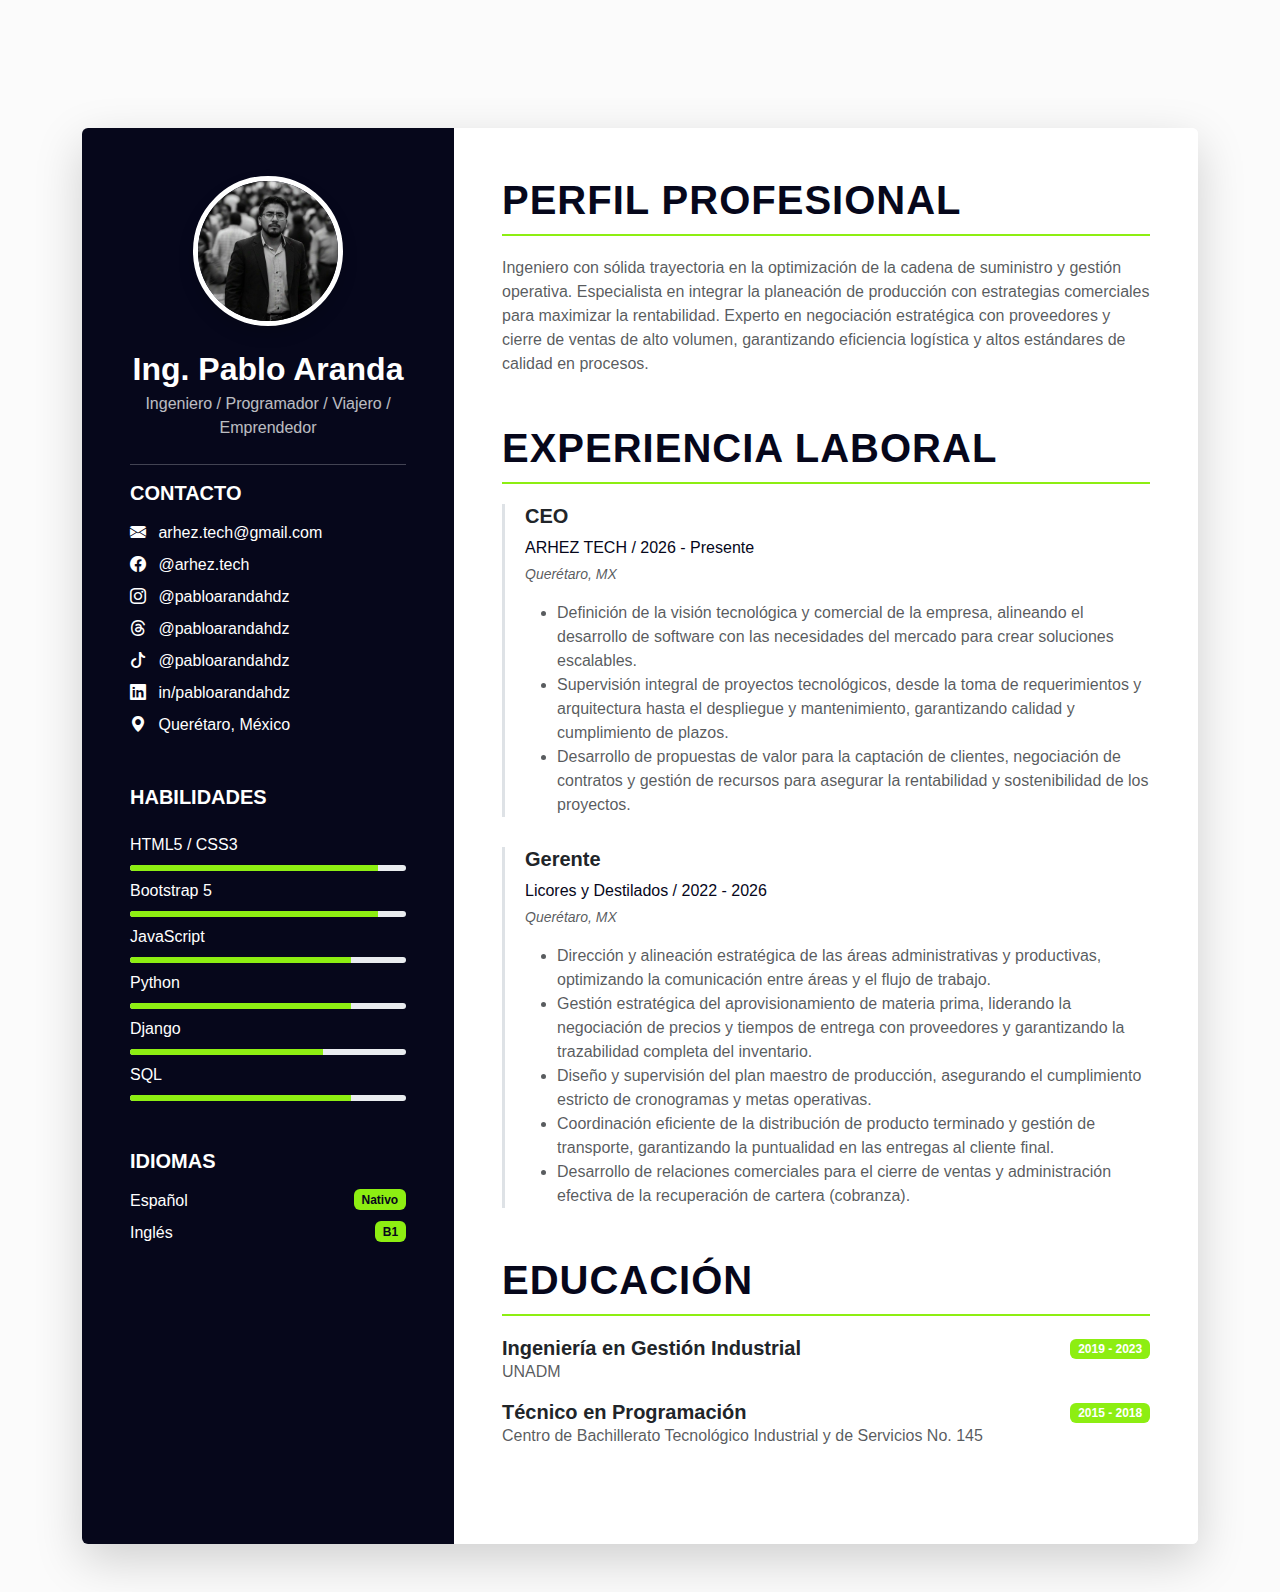
<file: aranda.html>
<!DOCTYPE html>
<html lang="es">
<head>
	<!-- Google tag (gtag.js) -->
	<script async src="https://www.googletagmanager.com/gtag/js?id=G-CR57KMZY6H"></script>
	<script>
		window.dataLayer = window.dataLayer || [];
		function gtag(){dataLayer.push(arguments);}
		gtag('js', new Date());

		gtag('config', 'G-CR57KMZY6H');
	</script>
	<meta charset="utf-8">
	<meta name="viewport" content="width=device-width, initial-scale=1">
	<title>Ing. Juan Pablo Aranda Hernandez - CEO de ARHEZ TECH</title>
	<link rel="stylesheet" type="text/css" href="css/bootstrap.css">
	<link rel="stylesheet" href="https://cdn.jsdelivr.net/npm/bootstrap-icons@1.11.3/font/bootstrap-icons.min.css">
	<link rel="stylesheet" type="text/css" href="css/style.css">
	<style>
		.profile-img {
			width: 150px;
			height: 150px;
			object-fit: cover;
			border: 5px solid white;
		}
		.section-title {
			border-bottom: 2px solid #8dee12;
			padding-bottom: 10px;
			margin-bottom: 20px;
			text-transform: uppercase;
			letter-spacing: 1px;
		}
		.job-item {
			border-left: 3px solid #dee2e6;
			padding-left: 20px;
			margin-bottom: 30px;
		}
	</style>
</head>
<body>
	<div class="container py-5">
		<div class="card shadow-lg overflow-hidden border-0">
			<div class="row g-0">
				<div class="col-lg-4 bg-primary text-white p-5 text-center text-lg-start">
					<!-- 020220262037 foto de perfil -->
					<div class="text-center mb-4">
						<img src="assets/img/foto-perfil.jpg" alt="Foto de perfil" class="rounded-circle profile-img shadow">
					</div>
					<h2 class="fw-bold text-center mb-1">Ing. Pablo Aranda</h2>
					<p class="text-center text-light opacity-75 mb-4">Ingeniero / Programador / Viajero / Emprendedor</p>
					<hr class="border-light opacity-25">
					<!-- 020220262051 contacto -->
					<div class="mb-5">
						<h5 class="text-uppercase fw-bold mb-3">Contacto</h5>
						<ul class="list-unstyled">
							<li class="mb-2"><i class="bi bi-envelope-fill me-2"></i> arhez.tech@gmail.com</li>
							<li class="mb-2"><i class="bi bi-facebook me-2"></i> @arhez.tech</li>
							<li class="mb-2"><i class="bi bi-instagram me-2"></i> @pabloarandahdz</li>
							<li class="mb-2"><i class="bi bi-threads me-2"></i> @pabloarandahdz</li>
							<!--<li class="mb-2"><i class="bi bi-twitter-x me-2"></i> @pabloarandahdz</li>-->
							<li class="mb-2"><i class="bi bi-tiktok me-2"></i> @pabloarandahdz</li>
							<li class="mb-2"><i class="bi bi-linkedin me-2"></i> in/pabloarandahdz</li>
							<li class="mb-2"><i class="bi bi-geo-alt-fill me-2"></i> Querétaro, México</li>
						</ul>
					</div>
					<!-- 020220262054 habilidades -->
					<div class="mb-5">
						<h5 class="text-uppercase fw-bold mb-3">Habilidades</h5>
						<label class="form-label mt-2">HTML5 / CSS3</label>
						<div class="progress" style="height: 6px;">
							<div class="progress-bar bg-secondary" role="progressbar" style="width: 90%"></div>
						</div>
						<label class="form-label mt-2">Bootstrap 5</label>
						<div class="progress" style="height: 6px;">
							<div class="progress-bar bg-secondary" role="progressbar" style="width: 90%"></div>
						</div>
						<label class="form-label mt-2">JavaScript</label>
						<div class="progress" style="height: 6px;">
							<div class="progress-bar bg-secondary" role="progressbar" style="width: 80%"></div>
						</div>
						<label class="form-label mt-2">Python</label>
						<div class="progress" style="height: 6px;">
							<div class="progress-bar bg-secondary" role="progressbar" style="width: 80%"></div>
						</div>
						<label class="form-label mt-2">Django</label>
						<div class="progress" style="height: 6px;">
							<div class="progress-bar bg-secondary" role="progressbar" style="width: 70%"></div>
						</div>
						<label class="form-label mt-2">SQL</label>
						<div class="progress" style="height: 6px;">
							<div class="progress-bar bg-secondary" role="progressbar" style="width: 80%"></div>
						</div>
					</div>
					<!-- 020220262057 idiomas -->
					<div class="mb-5">
						<h5 class="text-uppercase fw-bold mb-3">Idiomas</h5>
						<ul class="list-unstyled">
							<li>Español <span class="badge bg-secondary text-primary float-end">Nativo</span></li>
							<li class="mt-2">Inglés <span class="badge bg-secondary text-primary float-end">B1</span></li>
						</ul>
					</div>
				</div>
				<!-- 020220262058 perfil profesional -->
				<div class="col-lg-8 bg-white p-5">
					<div class="mb-5">
						<h3 class="section-title text-primary">Perfil Profesional</h3>
						<p class="text-muted">
							Ingeniero con sólida trayectoria en la optimización de la cadena de suministro y gestión operativa. Especialista en integrar la planeación de producción con estrategias comerciales para maximizar la rentabilidad. Experto en negociación estratégica con proveedores y cierre de ventas de alto volumen, garantizando eficiencia logística y altos estándares de calidad en procesos.
						</p>
					</div>
					<!-- 020220262100 experiencia laboral -->
					<div class="mb-5">
						<h3 class="section-title text-primary">Experiencia Laboral</h3>
						<div class="job-item">
							<h5 class="fw-bold">CEO</h5>
							<p class="text-primary mb-1">ARHEZ TECH / 2026 - Presente</p>
							<p class="text-muted small"><em>Querétaro, MX</em></p>
							<ul class="text-muted">
								<li>Definición de la visión tecnológica y comercial de la empresa, alineando el desarrollo de software con las necesidades del mercado para crear soluciones escalables.</li>
								<li>Supervisión integral de proyectos tecnológicos, desde la toma de requerimientos y arquitectura hasta el despliegue y mantenimiento, garantizando calidad y cumplimiento de plazos.</li>
								<li>Desarrollo de propuestas de valor para la captación de clientes, negociación de contratos y gestión de recursos para asegurar la rentabilidad y sostenibilidad de los proyectos.</li>
							</ul>
						</div>
						<div class="job-item">
							<h5 class="fw-bold">Gerente</h5>
							<p class="text-primary mb-1">Licores y Destilados / 2022 - 2026</p>
							<p class="text-muted small"><em>Querétaro, MX</em></p>
							<ul class="text-muted">
								<li>Dirección y alineación estratégica de las áreas administrativas y productivas, optimizando la comunicación entre áreas y el flujo de trabajo.</li>
								<li>Gestión estratégica del aprovisionamiento de materia prima, liderando la negociación de precios y tiempos de entrega con proveedores y garantizando la trazabilidad completa del inventario.</li>
								<li>Diseño y supervisión del plan maestro de producción, asegurando el cumplimiento estricto de cronogramas y metas operativas.</li>
								<li>Coordinación eficiente de la distribución de producto terminado y gestión de transporte, garantizando la puntualidad en las entregas al cliente final.</li>
								<li>Desarrollo de relaciones comerciales para el cierre de ventas y administración efectiva de la recuperación de cartera (cobranza).</li>
							</ul>
						</div>
					</div>
					<!-- 020220262120 educacion -->
					<div class="mb-5">
						<h3 class="section-title text-primary">Educación</h3>
						<div class="d-flex justify-content-between mb-3">
							<div>
								<h5 class="fw-bold mb-0">Ingeniería en Gestión Industrial</h5>
								<p class="text-muted mb-0">UNADM</p>
							</div>
							<div class="text-end">
								<span class="badge bg-secondary">2019 - 2023</span>
							</div>
						</div>
						<div class="d-flex justify-content-between">
							<div>
								<h5 class="fw-bold mb-0">Técnico en Programación</h5>
								<p class="text-muted mb-0">Centro de Bachillerato Tecnológico Industrial y de Servicios No. 145</p>
							</div>
							<div class="text-end">
								<span class="badge bg-secondary">2015 - 2018</span>
							</div>
						</div>
					</div>
				</div>
			</div>
		</div>
	</div>
	<script src="https://cdn.jsdelivr.net/npm/@popperjs/core@2.11.8/dist/umd/popper.min.js" integrity="sha384-I7E8VVD/ismYTF4hNIPjVp/Zjvgyol6VFvRkX/vR+Vc4jQkC+hVqc2pM8ODewa9r" crossorigin="anonymous"></script>
	<script src="https://cdn.jsdelivr.net/npm/bootstrap@5.3.8/dist/js/bootstrap.min.js" integrity="sha384-G/EV+4j2dNv+tEPo3++6LCgdCROaejBqfUeNjuKAiuXbjrxilcCdDz6ZAVfHWe1Y" crossorigin="anonymous"></script>
	<script src="js/main.js" type="text/javascript" charset="utf-8"></script>
</body>
</html>
</file>
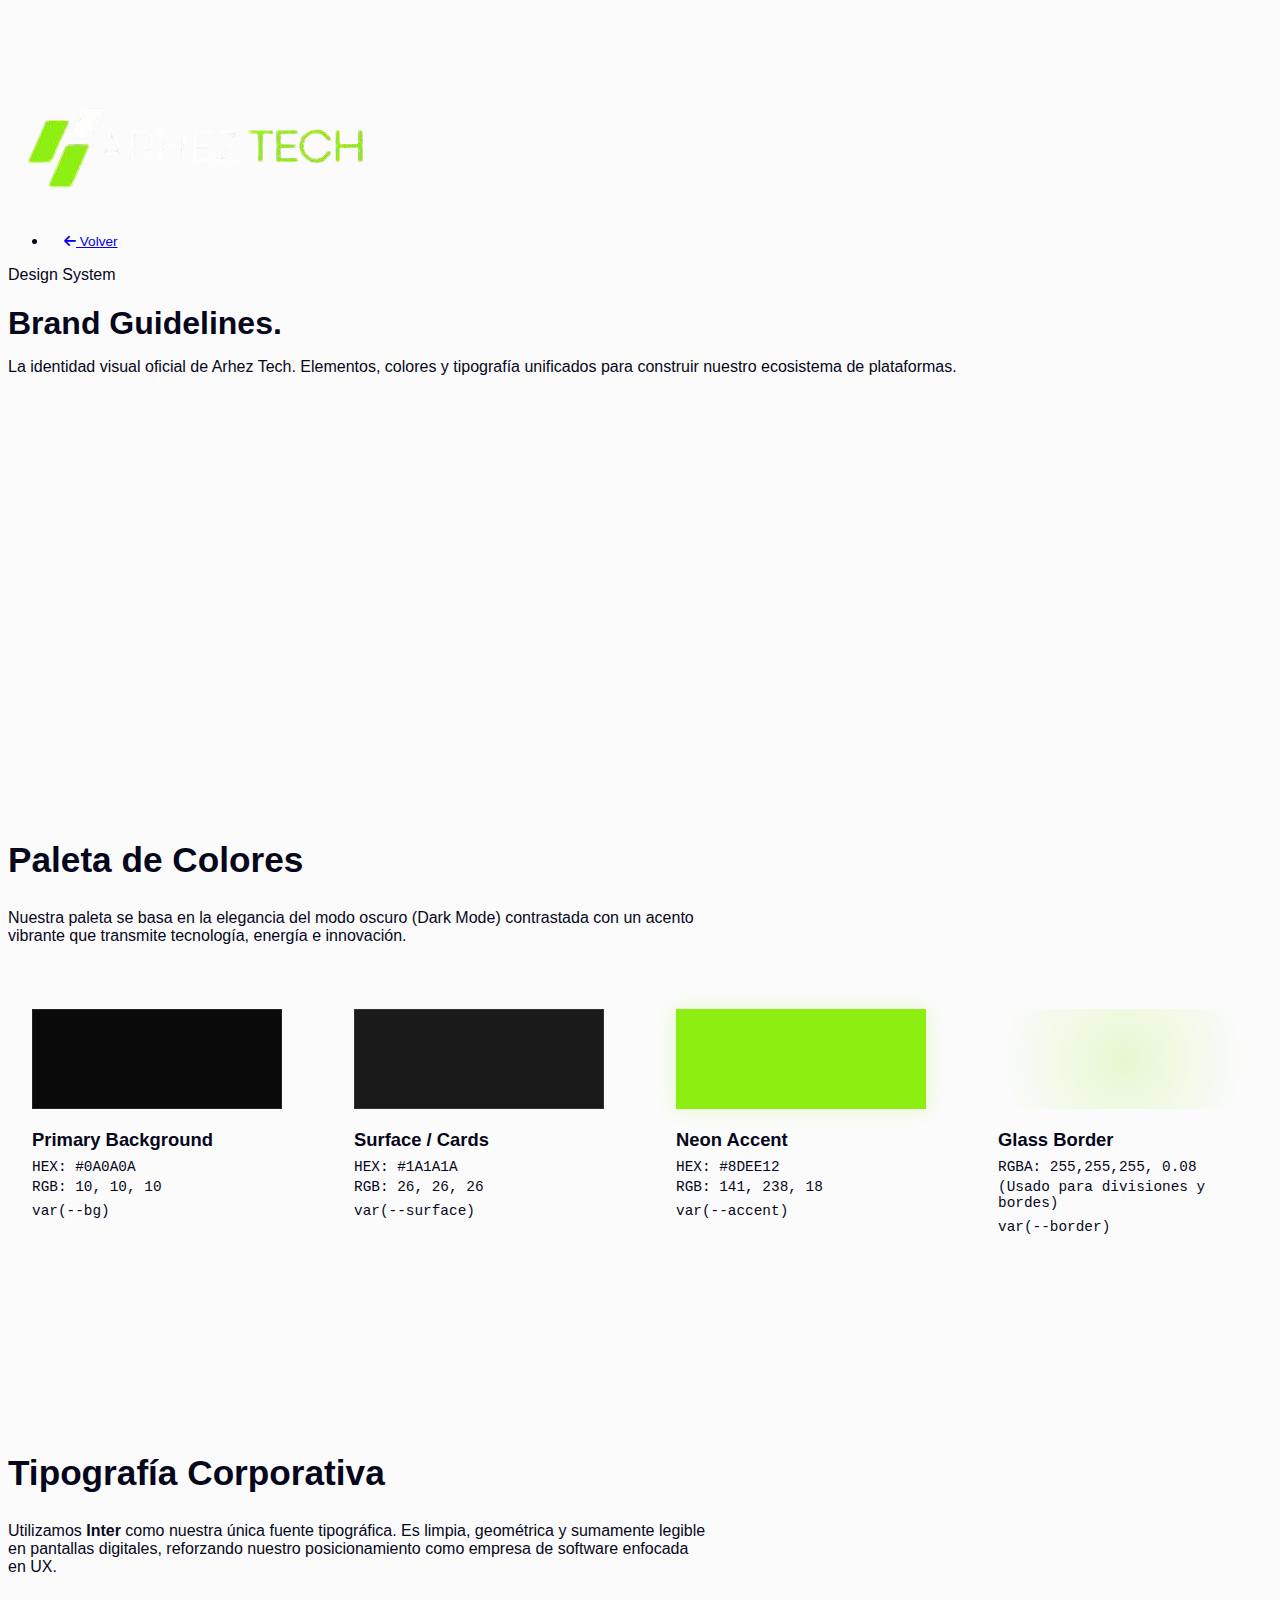
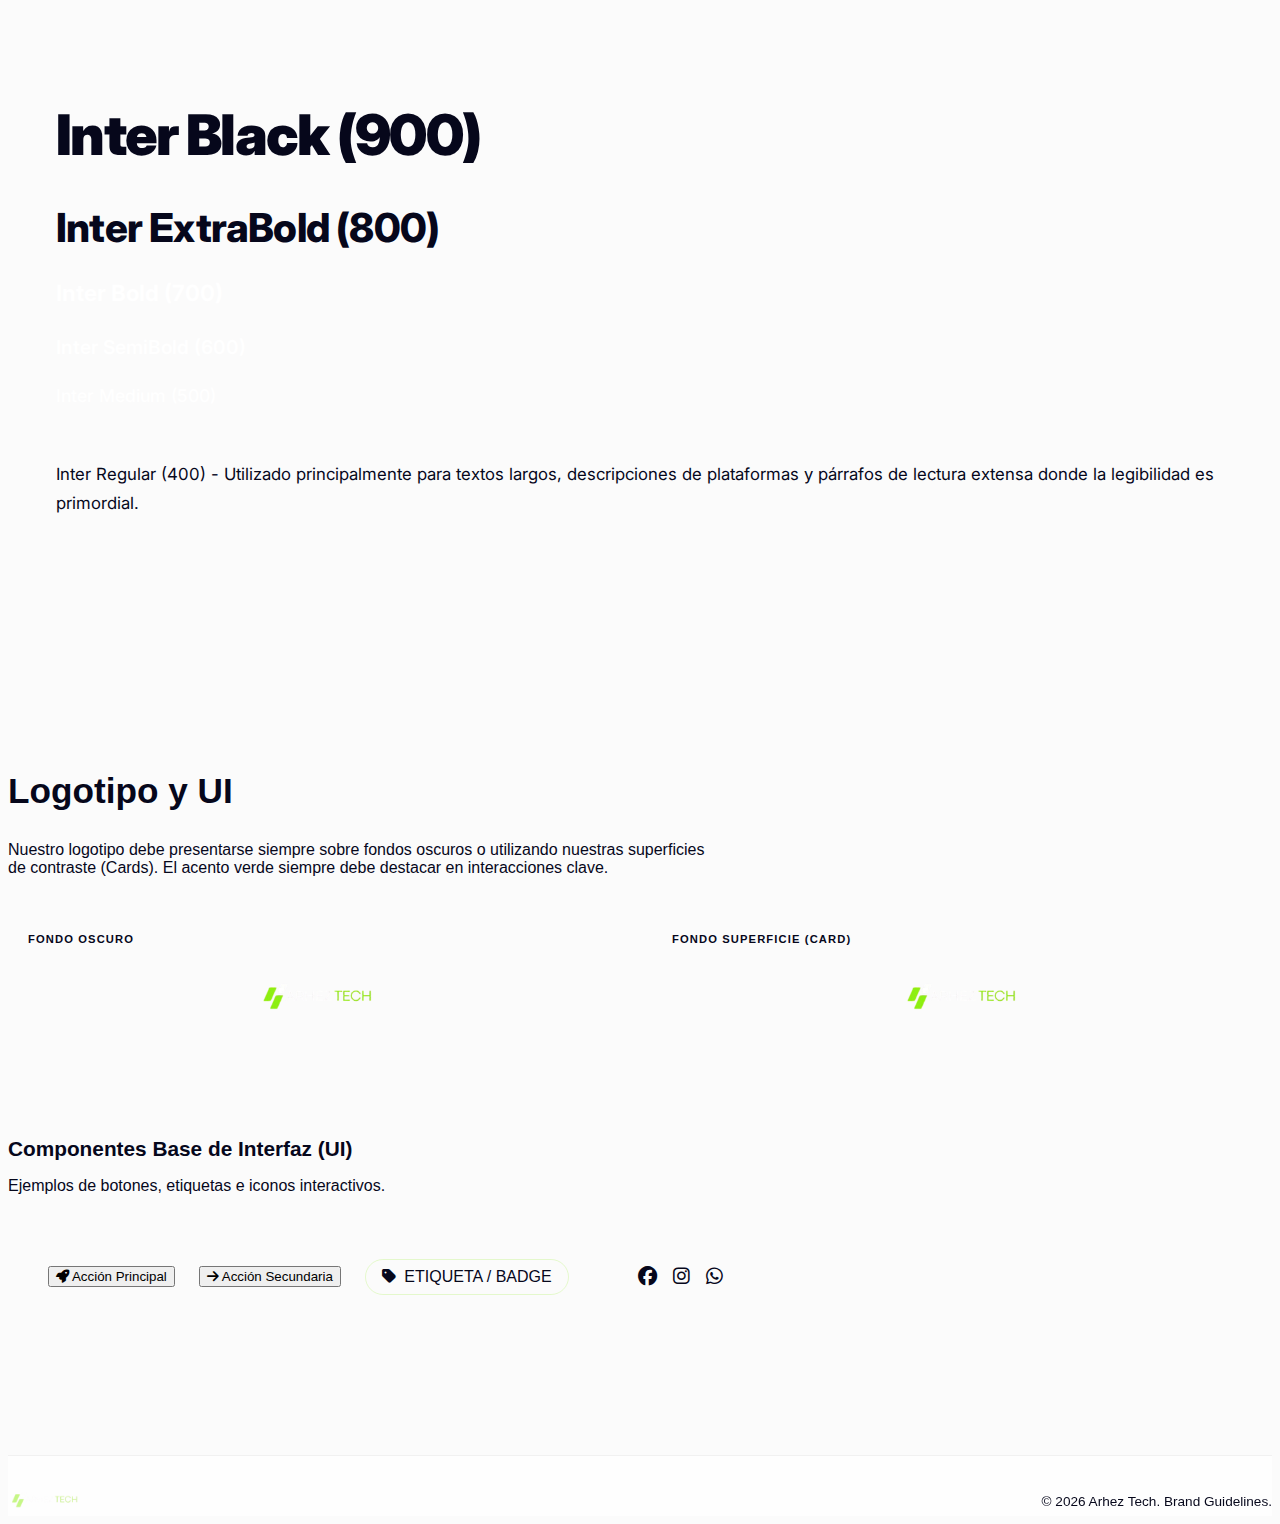
<file: branding.html>
<!DOCTYPE html>
<html lang="es">
<head>
  <meta charset="UTF-8">
  <meta name="viewport" content="width=device-width, initial-scale=1.0">
  <title>Brand Guidelines | Arhez Tech</title>
  <link rel="icon" type="image/x-icon" href="assets/img/favicon.ico">
  <link rel="preconnect" href="https://fonts.googleapis.com">
  <link rel="preconnect" href="https://fonts.gstatic.com" crossorigin>
  <link href="https://fonts.googleapis.com/css2?family=Inter:wght@400;500;600;700;800;900&display=swap" rel="stylesheet">
  <link rel="stylesheet" href="css/style.css">
  <link rel="stylesheet" href="https://cdnjs.cloudflare.com/ajax/libs/font-awesome/6.4.0/css/all.min.css">
  <style>
    /* Estilos específicos para la página de Branding */
    .brand-section {
      padding: 80px 0;
      border-bottom: 1px solid var(--border);
    }
    
    .color-grid {
      display: grid;
      grid-template-columns: repeat(auto-fit, minmax(220px, 1fr));
      gap: 24px;
      margin-top: 40px;
    }
    
    .color-card {
      background: var(--surface);
      border: 1px solid var(--border);
      border-radius: var(--radius);
      padding: 24px;
      display: flex;
      flex-direction: column;
      gap: 20px;
      transition: transform var(--transition), border-color var(--transition);
    }
    
    .color-card:hover {
      transform: translateY(-5px);
      border-color: rgba(255,255,255,0.2);
    }
    
    .color-swatch {
      width: 100%;
      height: 100px;
      border-radius: var(--radius-sm);
      box-shadow: inset 0 0 0 1px rgba(255,255,255,0.1);
    }
    
    .color-info {
      font-size: 0.9rem;
    }
    
    .color-info strong {
      display: block;
      color: var(--text);
      font-size: 1.15rem;
      margin-bottom: 8px;
    }
    
    .color-info span {
      display: block;
      color: var(--text-2);
      font-family: monospace;
      margin-bottom: 4px;
    }

    .typo-preview {
      background: var(--bg-2);
      border: 1px solid var(--border);
      border-radius: var(--radius);
      padding: 48px;
      margin-top: 40px;
    }

    .typo-preview h1 { font-size: 3.5rem; font-weight: 900; margin-bottom: 20px; letter-spacing: -0.03em; }
    .typo-preview h2 { font-size: 2.5rem; font-weight: 800; margin-bottom: 20px; letter-spacing: -0.02em; }
    .typo-preview p { font-size: 1.15rem; color: var(--text-2); line-height: 1.7; }

    .logo-grid {
      display: grid;
      grid-template-columns: repeat(auto-fit, minmax(300px, 1fr));
      gap: 24px;
      margin-top: 40px;
    }

    .logo-card {
      background: var(--bg-2);
      border: 1px solid var(--border);
      border-radius: var(--radius);
      padding: 60px;
      display: flex;
      align-items: center;
      justify-content: center;
      position: relative;
    }

    .logo-card::before {
      content: 'Fondo Oscuro';
      position: absolute;
      top: 16px;
      left: 20px;
      font-size: 0.7rem;
      font-weight: 700;
      color: var(--text-3);
      text-transform: uppercase;
      letter-spacing: 0.1em;
    }

    .logo-card.bg-surface::before {
      content: 'Fondo Superficie (Card)';
    }

    .logo-card img {
      max-height: 40px;
    }

    .ui-components {
      background: var(--bg-2);
      padding: 40px;
      border-radius: var(--radius);
      border: 1px solid var(--border);
      margin-top: 24px;
      display: flex;
      flex-wrap: wrap;
      gap: 24px;
      align-items: center;
    }
  </style>
</head>
<body>

  <!-- NAV -->
  <nav class="nav" id="nav">
    <div class="nav__container">
      <a href="index.html" class="nav__brand">
        <img src="assets/img/logotipo.png" alt="Arhez Tech" class="nav__logo">
      </a>
      <ul class="nav__menu" id="navMenu">
        <li><a href="index.html" class="btn btn--ghost" style="padding: 8px 16px; font-size: 0.85rem;"><i class="fas fa-arrow-left"></i> Volver</a></li>
      </ul>
    </div>
  </nav>

  <!-- HERO -->
  <div class="hero" style="min-height: 45vh; align-items: flex-end; padding-bottom: 60px;">
    <div class="hero__container" style="padding-bottom: 0;">
      <div class="hero__eyebrow">Design System</div>
      <h1 class="hero__title" style="margin-bottom: 16px;">Brand <span class="hero__accent">Guidelines</span>.</h1>
      <p class="hero__subtitle">
        La identidad visual oficial de Arhez Tech. Elementos, colores y tipografía unificados para construir nuestro ecosistema de plataformas.
      </p>
    </div>
  </div>

  <main>
    <div class="section__container">
      
      <!-- COLORS -->
      <section class="brand-section">
        <h2 class="section__title" style="font-size: 2.2rem;">Paleta de Colores</h2>
        <p class="service-item__desc" style="margin-top: 16px; max-width: 700px;">
          Nuestra paleta se basa en la elegancia del modo oscuro (Dark Mode) contrastada con un acento vibrante que transmite tecnología, energía e innovación.
        </p>
        
        <div class="color-grid">
          <!-- Primary Dark -->
          <div class="color-card">
            <div class="color-swatch" style="background: #0A0A0A;"></div>
            <div class="color-info">
              <strong>Primary Background</strong>
              <span>HEX: #0A0A0A</span>
              <span>RGB: 10, 10, 10</span>
              <span style="color:var(--accent); margin-top:8px;">var(--bg)</span>
            </div>
          </div>
          <!-- Surface -->
          <div class="color-card">
            <div class="color-swatch" style="background: #1A1A1A;"></div>
            <div class="color-info">
              <strong>Surface / Cards</strong>
              <span>HEX: #1A1A1A</span>
              <span>RGB: 26, 26, 26</span>
              <span style="color:var(--accent); margin-top:8px;">var(--surface)</span>
            </div>
          </div>
          <!-- Accent Green -->
          <div class="color-card">
            <div class="color-swatch" style="background: #8DEE12; box-shadow: 0 0 20px rgba(141, 238, 18, 0.2);"></div>
            <div class="color-info">
              <strong>Neon Accent</strong>
              <span>HEX: #8DEE12</span>
              <span>RGB: 141, 238, 18</span>
              <span style="color:var(--accent); margin-top:8px;">var(--accent)</span>
            </div>
          </div>
          <!-- Glass Border -->
          <div class="color-card">
            <div class="color-swatch" style="background: rgba(255,255,255,0.08); position: relative; overflow: hidden;">
              <div style="position:absolute; width:150%; height:150%; top:-25%; left:-25%; background: radial-gradient(circle, rgba(141,238,18,0.2) 0%, transparent 60%); z-index:-1;"></div>
            </div>
            <div class="color-info">
              <strong>Glass Border</strong>
              <span>RGBA: 255,255,255, 0.08</span>
              <span>(Usado para divisiones y bordes)</span>
              <span style="color:var(--accent); margin-top:8px;">var(--border)</span>
            </div>
          </div>
        </div>
      </section>

      <!-- TYPOGRAPHY -->
      <section class="brand-section">
        <h2 class="section__title" style="font-size: 2.2rem;">Tipografía Corporativa</h2>
        <p class="service-item__desc" style="margin-top: 16px; max-width: 700px;">
          Utilizamos <strong>Inter</strong> como nuestra única fuente tipográfica. Es limpia, geométrica y sumamente legible en pantallas digitales, reforzando nuestro posicionamiento como empresa de software enfocada en UX.
        </p>
        
        <div class="typo-preview">
          <div style="font-family: 'Inter', sans-serif;">
            <h1>Inter Black (900)</h1>
            <h2>Inter ExtraBold (800)</h2>
            <p style="font-weight: 700; color: #fff; margin-bottom: 16px; font-size: 1.4rem;">Inter Bold (700)</p>
            <p style="font-weight: 600; color: #fff; margin-bottom: 16px; font-size: 1.2rem;">Inter SemiBold (600)</p>
            <p style="font-weight: 500; color: #fff; margin-bottom: 16px; font-size: 1.1rem;">Inter Medium (500)</p>
            <div style="height: 1px; background: var(--border); margin: 24px 0;"></div>
            <p style="font-weight: 400; color: var(--text-2); font-size: 1.05rem;">
              Inter Regular (400) - Utilizado principalmente para textos largos, descripciones de plataformas y párrafos de lectura extensa donde la legibilidad es primordial.
            </p>
          </div>
        </div>
      </section>

      <!-- LOGOS -->
      <section class="brand-section" style="border-bottom: none; padding-bottom: 120px;">
        <h2 class="section__title" style="font-size: 2.2rem;">Logotipo y UI</h2>
        <p class="service-item__desc" style="margin-top: 16px; max-width: 700px;">
          Nuestro logotipo debe presentarse siempre sobre fondos oscuros o utilizando nuestras superficies de contraste (Cards). El acento verde siempre debe destacar en interacciones clave.
        </p>
        
        <div class="logo-grid">
          <div class="logo-card">
            <img src="assets/img/logotipo.png" alt="Arhez Tech Logo Oficial">
          </div>
          <div class="logo-card bg-surface" style="background: var(--surface);">
            <img src="assets/img/logotipo.png" alt="Arhez Tech Logo Surface">
          </div>
        </div>

        <h3 style="font-size: 1.3rem; margin-top: 60px; margin-bottom: 16px; font-weight: 700;">Componentes Base de Interfaz (UI)</h3>
        <p class="service-item__desc" style="margin-bottom: 24px;">Ejemplos de botones, etiquetas e iconos interactivos.</p>
        
        <div class="ui-components">
          <button class="btn btn--primary">
            <i class="fas fa-rocket"></i> Acción Principal
          </button>
          
          <button class="btn btn--ghost">
            <i class="fas fa-arrow-right"></i> Acción Secundaria
          </button>

          <span class="service-item__badge" style="background: var(--accent-dim); padding: 8px 16px; border-radius: 50px; border: 1px solid rgba(141, 238, 18, 0.2);">
            <i class="fas fa-tag" style="margin-right: 4px;"></i> ETIQUETA / BADGE
          </span>
          
          <div style="width: 1px; height: 30px; background: var(--border); margin: 0 10px;"></div>
          
          <div style="display: flex; gap: 16px;">
            <a href="#" style="color: var(--text-2); font-size: 1.2rem; transition: color 0.3s;" onmouseover="this.style.color='var(--accent)'" onmouseout="this.style.color='var(--text-2)'"><i class="fab fa-facebook"></i></a>
            <a href="#" style="color: var(--text-2); font-size: 1.2rem; transition: color 0.3s;" onmouseover="this.style.color='var(--accent)'" onmouseout="this.style.color='var(--text-2)'"><i class="fab fa-instagram"></i></a>
            <a href="#" style="color: var(--text-2); font-size: 1.2rem; transition: color 0.3s;" onmouseover="this.style.color='var(--accent)'" onmouseout="this.style.color='var(--text-2)'"><i class="fab fa-whatsapp"></i></a>
          </div>
        </div>
      </section>

    </div>
  </main>

  <footer class="footer">
    <div class="footer__container">
      <div class="footer__bottom" style="border-top: 1px solid var(--border); padding-top: 32px; margin-top: 0; display: flex; justify-content: space-between; align-items: center;">
        <div class="footer__logo">
          <img src="assets/img/logotipo.png" alt="Arhez Tech" style="height: 24px; opacity: 0.5;">
        </div>
        <div class="footer__copy" style="color: var(--text-3); font-size: 0.85rem;">
          &copy; 2026 Arhez Tech. Brand Guidelines.
        </div>
      </div>
    </div>
  </footer>

</body>
</html>
</file>
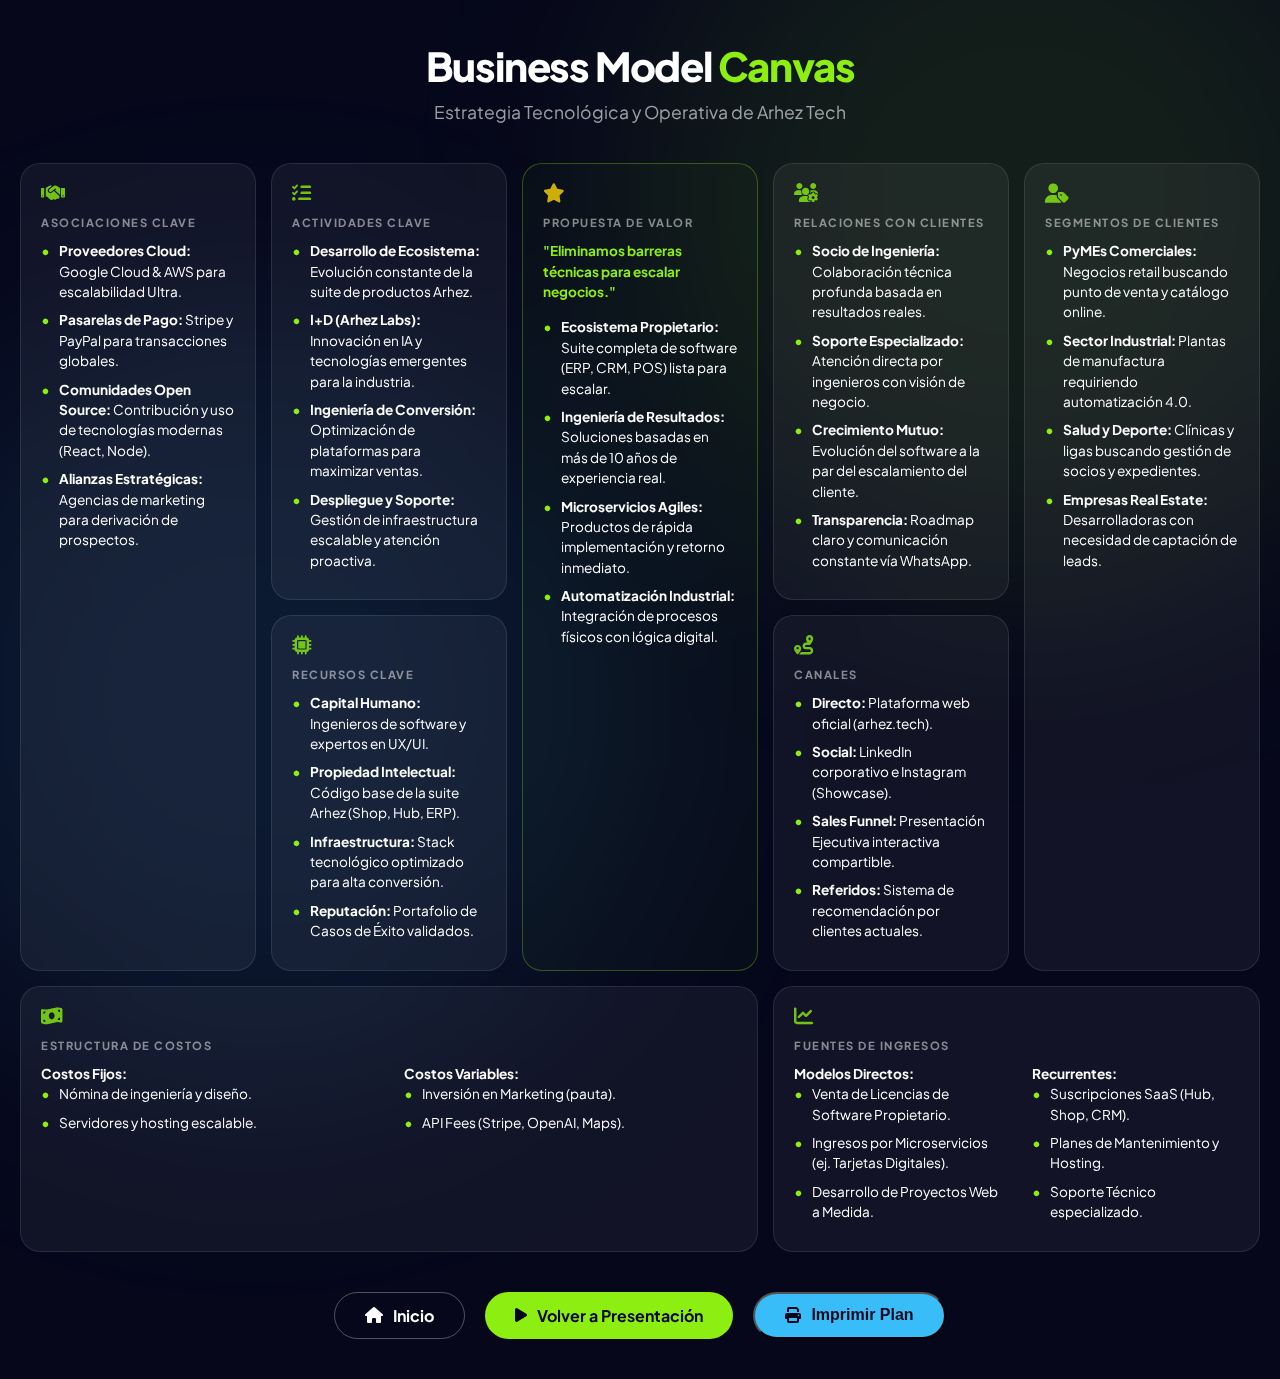
<file: canvas.html>
<!DOCTYPE html>
<html lang="es">

<head>
	<meta charset="utf-8">
	<meta name="viewport" content="width=device-width, initial-scale=1.0">
	<title>ARHEZ TECH - Business Model Canvas</title>
	<link rel="stylesheet" href="https://cdnjs.cloudflare.com/ajax/libs/font-awesome/6.4.0/css/all.min.css">
	<link href="https://fonts.googleapis.com/css2?family=Plus+Jakarta+Sans:wght@400;500;600;700;800&display=swap"
		rel="stylesheet">
	<style>
		:root {
			--primary-dark: #06071B;
			--accent-green: #8DEE12;
			--accent-blue: #38bdf8;
			--glass: rgba(255, 255, 255, 0.05);
			--glass-border: rgba(255, 255, 255, 0.1);
		}

		* {
			margin: 0;
			padding: 0;
			box-sizing: border-box;
		}

		body {
			font-family: 'Plus Jakarta Sans', sans-serif;
			background-color: var(--primary-dark);
			color: white;
			min-height: 100vh;
			display: flex;
			flex-direction: column;
			overflow-x: hidden;
		}

		/* Background Effects */
		.bg-glow {
			position: fixed;
			width: 60vw;
			height: 60vw;
			border-radius: 50%;
			filter: blur(120px);
			z-index: -1;
			pointer-events: none;
		}

		.glow-1 {
			top: -20vh;
			right: -10vw;
			background: rgba(141, 238, 18, 0.1);
		}

		.glow-2 {
			bottom: -20vh;
			left: -10vw;
			background: rgba(56, 189, 248, 0.1);
		}

		.container {
			max-width: 1400px;
			margin: 0 auto;
			padding: 40px 20px;
			width: 100%;
			flex-grow: 1;
			display: flex;
			flex-direction: column;
		}

		header {
			text-align: center;
			margin-bottom: 40px;
		}

		header h1 {
			font-size: 2.5rem;
			font-weight: 800;
			margin-bottom: 10px;
			letter-spacing: -0.03em;
		}

		header p {
			color: rgba(255, 255, 255, 0.6);
			font-size: 1.1rem;
		}

		/* BMC Grid Layout */
		.bmc-grid {
			display: grid;
			grid-template-columns: repeat(5, 1fr);
			grid-template-rows: auto auto minmax(180px, auto);
			gap: 15px;
			width: 100%;
		}

		/* Block Styles */
		.bmc-block {
			background: var(--glass);
			border: 1px solid var(--glass-border);
			backdrop-filter: blur(20px);
			-webkit-backdrop-filter: blur(20px);
			border-radius: 20px;
			padding: 20px;
			transition: all 0.3s ease;
			display: flex;
			flex-direction: column;
			position: relative;
			min-height: 200px;
		}

		.bmc-block:hover {
			border-color: var(--accent-green);
			transform: translateY(-5px);
			box-shadow: 0 10px 30px rgba(0, 0, 0, 0.3);
		}

		.bmc-block i {
			font-size: 1.2rem;
			color: var(--accent-green);
			margin-bottom: 12px;
			opacity: 0.8;
		}

		.bmc-block h2 {
			font-size: 0.7rem;
			text-transform: uppercase;
			letter-spacing: 1.5px;
			margin-bottom: 12px;
			color: rgba(255, 255, 255, 0.5);
			font-weight: 700;
		}

		.bmc-content {
			flex-grow: 1;
			font-size: 0.85rem;
			line-height: 1.5;
		}

		.bmc-content ul {
			list-style: none;
		}

		.bmc-content li {
			margin-bottom: 8px;
			padding-left: 18px;
			position: relative;
		}

		.bmc-content li::before {
			content: '•';
			position: absolute;
			left: 0;
			color: var(--accent-green);
			font-weight: bold;
		}

		/* Grid Placement - Ensuring proper connectivity */
		.partners { grid-column: 1 / 2; grid-row: 1 / 3; }
		.activities { grid-column: 2 / 3; grid-row: 1 / 2; }
		.resources { grid-column: 2 / 3; grid-row: 2 / 3; }
		.propositions { grid-column: 3 / 4; grid-row: 1 / 3; border-color: rgba(141, 238, 18, 0.3); background: rgba(141, 238, 18, 0.03); }
		.relationships { grid-column: 4 / 5; grid-row: 1 / 2; }
		.channels { grid-column: 4 / 5; grid-row: 2 / 3; }
		.segments { grid-column: 5 / 6; grid-row: 1 / 3; }
		.costs { grid-column: 1 / 4; grid-row: 3 / 4; }
		.revenue { grid-column: 4 / 6; grid-row: 3 / 4; }

		/* Footer Actions */
		.actions {
			margin-top: 40px;
			display: flex;
			justify-content: center;
			gap: 20px;
		}

		.btn {
			padding: 12px 30px;
			border-radius: 50px;
			font-weight: 700;
			text-decoration: none;
			transition: all 0.3s ease;
			display: inline-flex;
			align-items: center;
			gap: 10px;
			font-size: 1rem;
		}

		.btn-primary {
			background: var(--accent-green);
			color: var(--primary-dark);
		}

		.btn-secondary {
			background: var(--accent-blue);
			color: var(--primary-dark);
		}

		.btn-outline {
			border: 1px solid rgba(255, 255, 255, 0.3);
			color: white;
		}

		.btn:hover {
			transform: scale(1.05);
			box-shadow: 0 5px 15px rgba(255, 255, 255, 0.1);
		}

		/* Animations */
		@keyframes reveal {
			from { opacity: 0; transform: translateY(20px); }
			to { opacity: 1; transform: translateY(0); }
		}

		.bmc-block {
			animation: reveal 0.6s ease-out forwards;
		}

		/* Staggered animation */
		.bmc-block:nth-child(1) { animation-delay: 0.1s; }
		.bmc-block:nth-child(2) { animation-delay: 0.2s; }
		.bmc-block:nth-child(3) { animation-delay: 0.3s; }
		.bmc-block:nth-child(4) { animation-delay: 0.4s; }
		.bmc-block:nth-child(5) { animation-delay: 0.5s; }
		.bmc-block:nth-child(6) { animation-delay: 0.6s; }
		.bmc-block:nth-child(7) { animation-delay: 0.7s; }
		.bmc-block:nth-child(8) { animation-delay: 0.8s; }
		.bmc-block:nth-child(9) { animation-delay: 0.9s; }

		/* Responsive */
		@media (max-width: 1200px) {
			.bmc-grid {
				grid-template-columns: repeat(3, 1fr);
				grid-template-rows: auto;
			}
			.partners, .activities, .resources, .propositions, .relationships, .channels, .segments, .costs, .revenue {
				grid-column: span 3;
				grid-row: auto;
				min-height: 250px;
			}
			@media (min-width: 768px) {
				.partners { grid-column: span 1; grid-row: span 2; }
				.activities { grid-column: span 1; }
				.resources { grid-column: span 1; }
				.propositions { grid-column: span 1; grid-row: span 2; }
				.relationships { grid-column: span 1; }
				.channels { grid-column: span 1; }
				.segments { grid-column: span 1; grid-row: span 2; }
				.costs { grid-column: span 1.5; }
				.revenue { grid-column: span 1.5; }
			}
		}

		@media (max-width: 768px) {
			header h1 { font-size: 1.8rem; }
			.bmc-grid { display: flex; flex-direction: column; }
			.bmc-block { min-height: auto; }
		}
	</style>

	<!-- Google tag (gtag.js) -->
	<script async src="https://www.googletagmanager.com/gtag/js?id=G-CR57KMZY6H"></script>
	<script>
		window.dataLayer = window.dataLayer || [];
		function gtag() { dataLayer.push(arguments); }
		gtag('js', new Date());
		gtag('config', 'G-CR57KMZY6H');
	</script>
</head>

<body>
	<div class="bg-glow glow-1"></div>
	<div class="bg-glow glow-2"></div>

	<div class="container">
		<header>
			<h1>Business Model <span style="color: var(--accent-green);">Canvas</span></h1>
			<p>Estrategia Tecnológica y Operativa de Arhez Tech</p>
		</header>

		<div class="bmc-grid">
			<!-- Asociaciones Clave -->
			<div class="bmc-block partners">
				<i class="fas fa-handshake"></i>
				<h2>Asociaciones Clave</h2>
				<div class="bmc-content">
					<ul>
						<li><strong>Proveedores Cloud:</strong> Google Cloud & AWS para escalabilidad Ultra.</li>
						<li><strong>Pasarelas de Pago:</strong> Stripe y PayPal para transacciones globales.</li>
						<li><strong>Comunidades Open Source:</strong> Contribución y uso de tecnologías modernas (React, Node).</li>
						<li><strong>Alianzas Estratégicas:</strong> Agencias de marketing para derivación de prospectos.</li>
					</ul>
				</div>
			</div>

			<!-- Actividades Clave -->
			<div class="bmc-block activities">
				<i class="fas fa-tasks"></i>
				<h2>Actividades Clave</h2>
				<div class="bmc-content">
					<ul>
						<li><strong>Desarrollo de Ecosistema:</strong> Evolución constante de la suite de productos Arhez.</li>
						<li><strong>I+D (Arhez Labs):</strong> Innovación en IA y tecnologías emergentes para la industria.</li>
						<li><strong>Ingeniería de Conversión:</strong> Optimización de plataformas para maximizar ventas.</li>
						<li><strong>Despliegue y Soporte:</strong> Gestión de infraestructura escalable y atención proactiva.</li>
					</ul>
				</div>
			</div>

			<!-- Recursos Clave -->
			<div class="bmc-block resources">
				<i class="fas fa-microchip"></i>
				<h2>Recursos Clave</h2>
				<div class="bmc-content">
					<ul>
						<li><strong>Capital Humano:</strong> Ingenieros de software y expertos en UX/UI.</li>
						<li><strong>Propiedad Intelectual:</strong> Código base de la suite Arhez (Shop, Hub, ERP).</li>
						<li><strong>Infraestructura:</strong> Stack tecnológico optimizado para alta conversión.</li>
						<li><strong>Reputación:</strong> Portafolio de Casos de Éxito validados.</li>
					</ul>
				</div>
			</div>

			<!-- Propuesta de Valor -->
			<div class="bmc-block propositions">
				<i class="fas fa-star" style="color: gold;"></i>
				<h2>Propuesta de Valor</h2>
				<div class="bmc-content">
					<p style="font-weight: 700; margin-bottom: 15px; color: var(--accent-green);">"Eliminamos barreras técnicas para escalar negocios."</p>
					<ul>
						<li><strong>Ecosistema Propietario:</strong> Suite completa de software (ERP, CRM, POS) lista para escalar.</li>
						<li><strong>Ingeniería de Resultados:</strong> Soluciones basadas en más de 10 años de experiencia real.</li>
						<li><strong>Microservicios Agiles:</strong> Productos de rápida implementación y retorno inmediato.</li>
						<li><strong>Automatización Industrial:</strong> Integración de procesos físicos con lógica digital.</li>
					</ul>
				</div>
			</div>

			<!-- Relaciones con Clientes -->
			<div class="bmc-block relationships">
				<i class="fas fa-users-gear"></i>
				<h2>Relaciones con Clientes</h2>
				<div class="bmc-content">
					<ul>
						<li><strong>Socio de Ingeniería:</strong> Colaboración técnica profunda basada en resultados reales.</li>
						<li><strong>Soporte Especializado:</strong> Atención directa por ingenieros con visión de negocio.</li>
						<li><strong>Crecimiento Mutuo:</strong> Evolución del software a la par del escalamiento del cliente.</li>
						<li><strong>Transparencia:</strong> Roadmap claro y comunicación constante vía WhatsApp.</li>
					</ul>
				</div>
			</div>

			<!-- Canales -->
			<div class="bmc-block channels">
				<i class="fas fa-route"></i>
				<h2>Canales</h2>
				<div class="bmc-content">
					<ul>
						<li><strong>Directo:</strong> Plataforma web oficial (arhez.tech).</li>
						<li><strong>Social:</strong> LinkedIn corporativo e Instagram (Showcase).</li>
						<li><strong>Sales Funnel:</strong> Presentación Ejecutiva interactiva compartible.</li>
						<li><strong>Referidos:</strong> Sistema de recomendación por clientes actuales.</li>
					</ul>
				</div>
			</div>

			<!-- Segmentos de Clientes -->
			<div class="bmc-block segments">
				<i class="fas fa-user-tag"></i>
				<h2>Segmentos de Clientes</h2>
				<div class="bmc-content">
					<ul>
						<li><strong>PyMEs Comerciales:</strong> Negocios retail buscando punto de venta y catálogo online.</li>
						<li><strong>Sector Industrial:</strong> Plantas de manufactura requiriendo automatización 4.0.</li>
						<li><strong>Salud y Deporte:</strong> Clínicas y ligas buscando gestión de socios y expedientes.</li>
						<li><strong>Empresas Real Estate:</strong> Desarrolladoras con necesidad de captación de leads.</li>
					</ul>
				</div>
			</div>

			<!-- Estructura de Costos -->
			<div class="bmc-block costs">
				<i class="fas fa-money-bill-wave"></i>
				<h2>Estructura de Costos</h2>
				<div class="bmc-content" style="display: flex; gap: 30px; flex-direction: row; flex-wrap: wrap;">
					<div style="flex: 1; min-width: 200px;">
						<strong>Costos Fijos:</strong>
						<ul>
							<li>Nómina de ingeniería y diseño.</li>
							<li>Servidores y hosting escalable.</li>
						</ul>
					</div>
					<div style="flex: 1; min-width: 200px;">
						<strong>Costos Variables:</strong>
						<ul>
							<li>Inversión en Marketing (pauta).</li>
							<li>API Fees (Stripe, OpenAI, Maps).</li>
						</ul>
					</div>
				</div>
			</div>

			<!-- Fuentes de Ingresos -->
			<div class="bmc-block revenue">
				<i class="fas fa-chart-line"></i>
				<h2>Fuentes de Ingresos</h2>
				<div class="bmc-content" style="display: flex; gap: 30px; flex-direction: row; flex-wrap: wrap;">
					<div style="flex: 1; min-width: 150px;">
						<strong>Modelos Directos:</strong>
						<ul>
							<li>Venta de Licencias de Software Propietario.</li>
							<li>Ingresos por Microservicios (ej. Tarjetas Digitales).</li>
							<li>Desarrollo de Proyectos Web a Medida.</li>
						</ul>
					</div>
					<div style="flex: 1; min-width: 150px;">
						<strong>Recurrentes:</strong>
						<ul>
							<li>Suscripciones SaaS (Hub, Shop, CRM).</li>
							<li>Planes de Mantenimiento y Hosting.</li>
							<li>Soporte Técnico especializado.</li>
						</ul>
					</div>
				</div>
			</div>
		</div>

		<div class="actions">
			<a href="index.html" class="btn btn-outline"><i class="fas fa-home"></i> Inicio</a>
			<a href="presentacion.html" class="btn btn-primary"><i class="fas fa-play"></i> Volver a Presentación</a>
			<button class="btn btn-secondary" onclick="window.print()"><i class="fas fa-print"></i> Imprimir Plan</button>
		</div>
	</div>

</body>

</html>
</file>
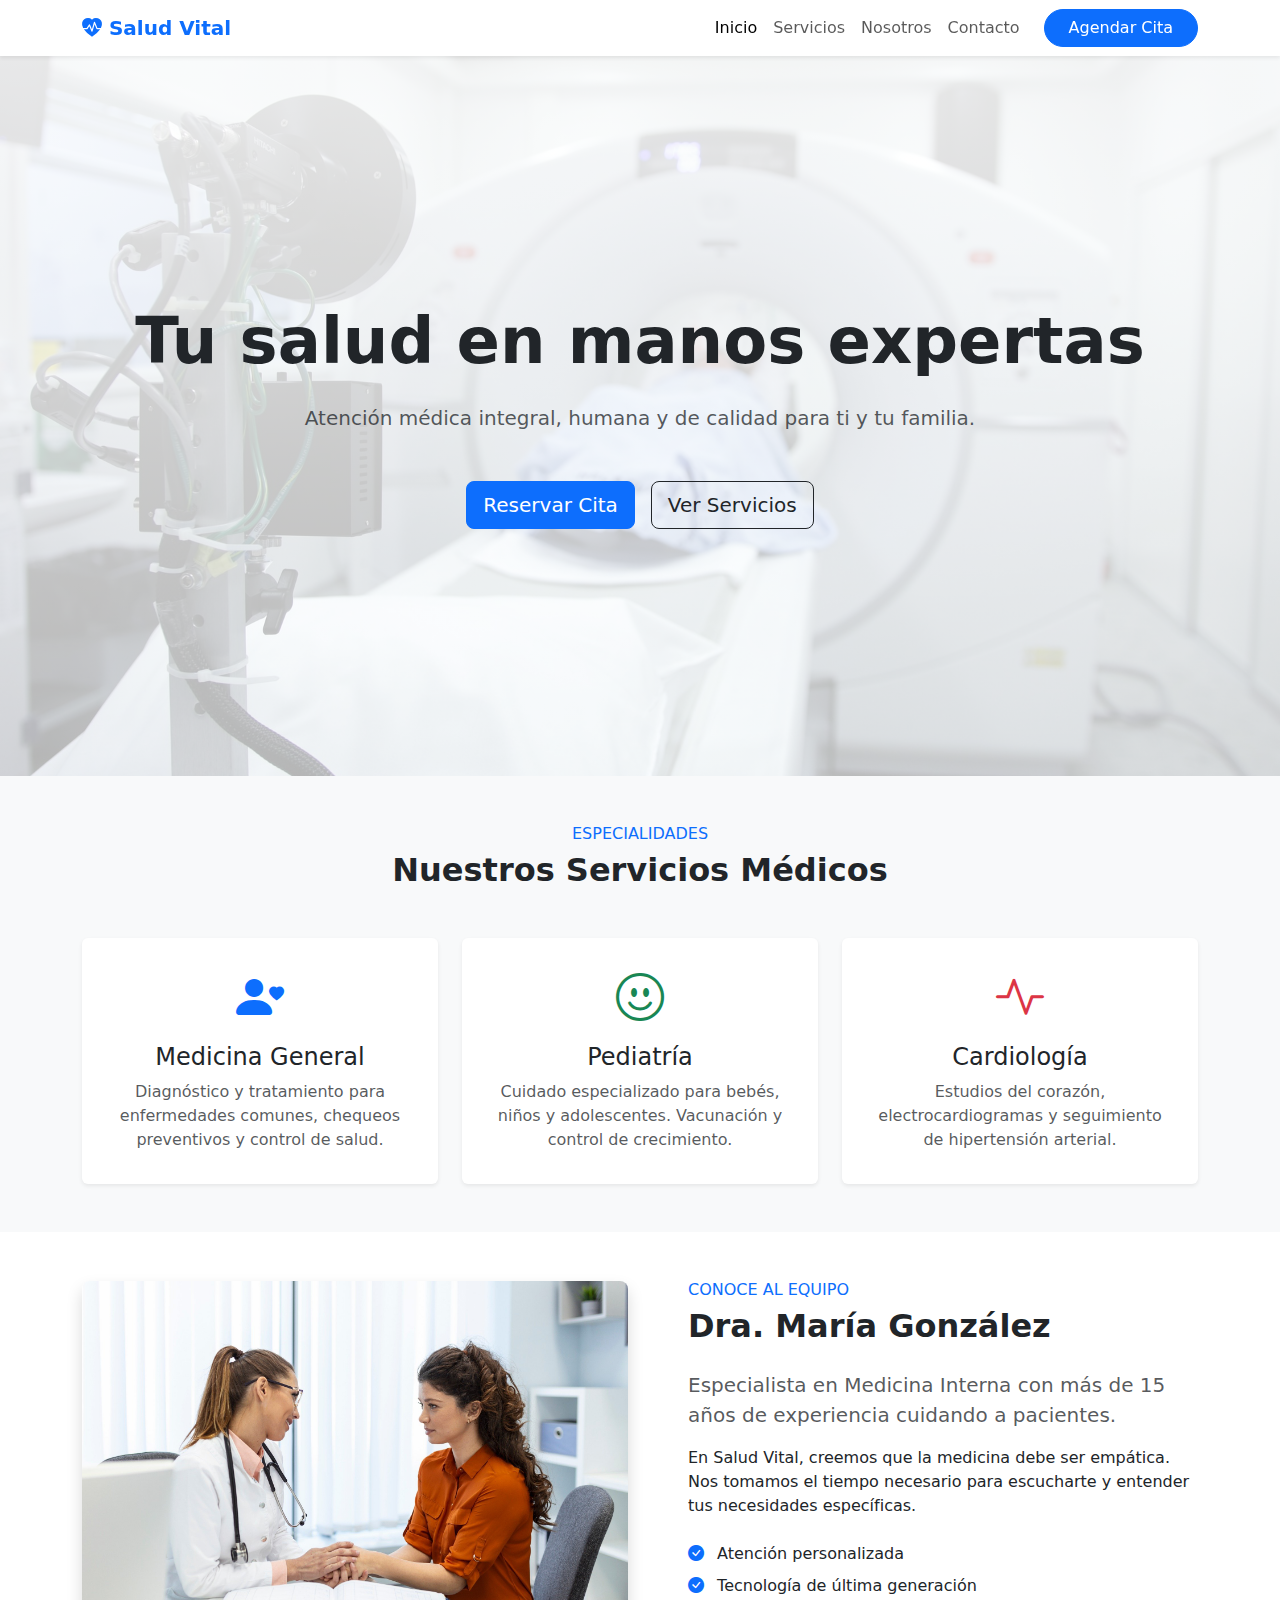
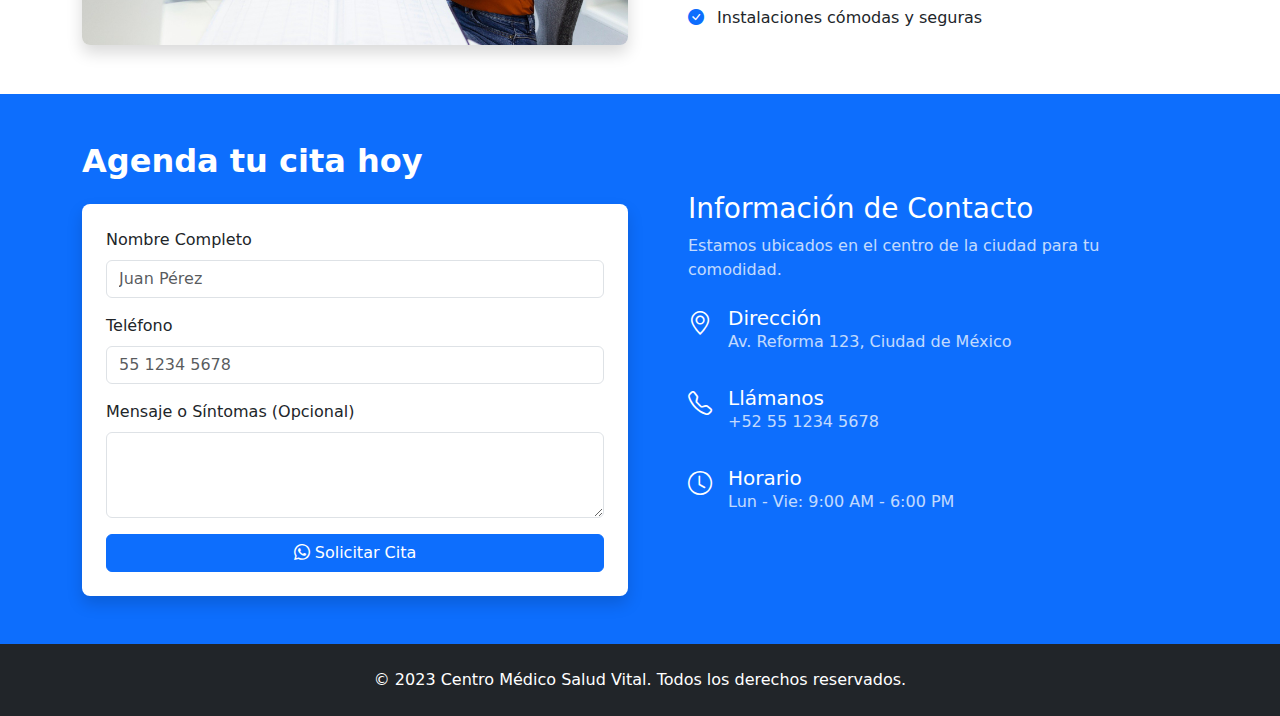
<file: consultorio.html>
<!doctype html>
<html lang="es">
<head>
  <meta charset="utf-8">
  <meta name="viewport" content="width=device-width, initial-scale=1">
  <title>Centro Médico Salud Vital</title>
  <link href="https://cdn.jsdelivr.net/npm/bootstrap@5.3.0/dist/css/bootstrap.min.css" rel="stylesheet">
  <link rel="stylesheet" href="https://cdn.jsdelivr.net/npm/bootstrap-icons@1.10.5/font/bootstrap-icons.css">
  <style>
    /* 090220262120 estilos personalizados */
    .hero-section {
      background: linear-gradient(rgba(255, 255, 255, 0.9), rgba(255, 255, 255, 0.7)), url('assets/img/hospital.jpg');
      background-size: cover;
      background-position: center;
      height: 80vh;
      display: flex;
      align-items: center;
    }
    .service-card:hover {
      transform: translateY(-5px);
      transition: transform 0.3s;
      box-shadow: 0 10px 20px rgba(0,0,0,0.1) !important;
    }
  </style>
</head>
<body>
  <!-- 090220262121 navegacion y seccion principal o de inicio -->
  <nav class="navbar navbar-expand-lg navbar-light bg-white shadow-sm sticky-top">
    <div class="container">
      <a class="navbar-brand fw-bold text-primary" href="#">
        <i class="bi bi-heart-pulse-fill"></i> Salud Vital
      </a>
      <button class="navbar-toggler" type="button" data-bs-toggle="collapse" data-bs-target="#navbarNav">
        <span class="navbar-toggler-icon"></span>
      </button>
      <div class="collapse navbar-collapse" id="navbarNav">
        <ul class="navbar-nav ms-auto align-items-center">
          <li class="nav-item"><a class="nav-link active" href="#inicio">Inicio</a></li>
          <li class="nav-item"><a class="nav-link" href="#servicios">Servicios</a></li>
          <li class="nav-item"><a class="nav-link" href="#nosotros">Nosotros</a></li>
          <li class="nav-item"><a class="nav-link" href="#contacto">Contacto</a></li>
          <li class="nav-item ms-lg-3">
            <a href="#contacto" class="btn btn-primary rounded-pill px-4">Agendar Cita</a>
          </li>
        </ul>
      </div>
    </div>
  </nav>
  <section id="inicio" class="hero-section">
    <div class="container text-center">
      <h1 class="display-3 fw-bold mb-4">Tu salud en manos expertas</h1>
      <p class="lead text-muted mb-5">Atención médica integral, humana y de calidad para ti y tu familia.</p>
      <div class="d-flex justify-content-center gap-3">
        <a href="#contacto" class="btn btn-primary btn-lg">Reservar Cita</a>
        <a href="#servicios" class="btn btn-outline-dark btn-lg">Ver Servicios</a>
      </div>
    </div>
  </section>
  <!-- 090220262122 seccion de servicios -->
  <section id="servicios" class="py-5 bg-light">
    <div class="container">
      <div class="text-center mb-5">
        <h6 class="text-primary text-uppercase ls-2">Especialidades</h6>
        <h2 class="fw-bold">Nuestros Servicios Médicos</h2>
      </div>
      <div class="row g-4">
        <div class="col-md-4">
          <div class="card h-100 border-0 shadow-sm service-card p-3">
            <div class="card-body text-center">
              <div class="display-5 text-primary mb-3"><i class="bi bi-person-heart"></i></div>
              <h4 class="card-title">Medicina General</h4>
              <p class="card-text text-muted">Diagnóstico y tratamiento para enfermedades comunes, chequeos preventivos y control de salud.</p>
            </div>
          </div>
        </div>
        <div class="col-md-4">
          <div class="card h-100 border-0 shadow-sm service-card p-3">
            <div class="card-body text-center">
              <div class="display-5 text-success mb-3"><i class="bi bi-emoji-smile"></i></div>
              <h4 class="card-title">Pediatría</h4>
              <p class="card-text text-muted">Cuidado especializado para bebés, niños y adolescentes. Vacunación y control de crecimiento.</p>
            </div>
          </div>
        </div>
        <div class="col-md-4">
          <div class="card h-100 border-0 shadow-sm service-card p-3">
            <div class="card-body text-center">
              <div class="display-5 text-danger mb-3"><i class="bi bi-activity"></i></div>
              <h4 class="card-title">Cardiología</h4>
              <p class="card-text text-muted">Estudios del corazón, electrocardiogramas y seguimiento de hipertensión arterial.</p>
            </div>
          </div>
        </div>
      </div>
    </div>
  </section>
  <!-- 090220262122 seccion de nosotros -->
  <section id="nosotros" class="py-5">
    <div class="container">
      <div class="row align-items-center">
        <div class="col-lg-6">
          <img src="assets/img/doctora.jpg" alt="Doctor" class="img-fluid rounded-3 shadow">
        </div>
        <div class="col-lg-6 mt-4 mt-lg-0 ps-lg-5">
          <h6 class="text-primary text-uppercase">Conoce al equipo</h6>
          <h2 class="fw-bold mb-4">Dra. María González</h2>
          <p class="lead text-muted">Especialista en Medicina Interna con más de 15 años de experiencia cuidando a pacientes.</p>
          <p>En Salud Vital, creemos que la medicina debe ser empática. Nos tomamos el tiempo necesario para escucharte y entender tus necesidades específicas.</p>
          <ul class="list-unstyled mt-4">
            <li class="mb-2"><i class="bi bi-check-circle-fill text-primary me-2"></i> Atención personalizada</li>
            <li class="mb-2"><i class="bi bi-check-circle-fill text-primary me-2"></i> Tecnología de última generación</li>
            <li class="mb-2"><i class="bi bi-check-circle-fill text-primary me-2"></i> Instalaciones cómodas y seguras</li>
          </ul>
        </div>
      </div>
    </div>
  </section>
  <!-- 090220262123 seccion de contacto -->
  <section id="contacto" class="py-5 bg-primary text-white">
    <div class="container">
      <div class="row">
        <div class="col-lg-6 mb-4 mb-lg-0">
          <h2 class="fw-bold mb-4">Agenda tu cita hoy</h2>
          <form class="bg-white p-4 rounded-3 text-dark shadow">
            <div class="mb-3">
              <label for="nombre" class="form-label">Nombre Completo</label>
              <input type="text" class="form-control" id="nombre" placeholder="Juan Pérez">
            </div>
            <div class="mb-3">
              <label for="telefono" class="form-label">Teléfono</label>
              <input type="tel" class="form-control" id="telefono" placeholder="55 1234 5678">
            </div>
            <div class="mb-3">
              <label for="mensaje" class="form-label">Mensaje o Síntomas (Opcional)</label>
              <textarea class="form-control" id="mensaje" rows="3"></textarea>
            </div>
            <button type="submit" class="btn btn-primary w-100"><span class="bi bi-whatsapp"></span> Solicitar Cita</button>
          </form>
        </div>
        <!-- 090220262123 otra informacion de contacto -->
        <div class="col-lg-6 d-flex flex-column justify-content-center ps-lg-5">
          <h3>Información de Contacto</h3>
          <p class="mb-4 opacity-75">Estamos ubicados en el centro de la ciudad para tu comodidad.</p>
          <div class="d-flex mb-3">
            <div class="fs-4 me-3"><i class="bi bi-geo-alt"></i></div>
            <div>
              <h5 class="mb-0">Dirección</h5>
              <p class="opacity-75">Av. Reforma 123, Ciudad de México</p>
            </div>
          </div>
          <div class="d-flex mb-3">
            <div class="fs-4 me-3"><i class="bi bi-telephone"></i></div>
            <div>
              <h5 class="mb-0">Llámanos</h5>
              <p class="opacity-75">+52 55 1234 5678</p>
            </div>
          </div>
          <div class="d-flex mb-3">
            <div class="fs-4 me-3"><i class="bi bi-clock"></i></div>
            <div>
              <h5 class="mb-0">Horario</h5>
              <p class="opacity-75">Lun - Vie: 9:00 AM - 6:00 PM</p>
            </div>
          </div>
        </div>
      </div>
    </div>
  </section>
  <!-- 090220262124 pie de pagina -->
  <footer class="bg-dark text-white py-4 text-center">
    <div class="container">
      <p class="mb-0">&copy; 2023 Centro Médico Salud Vital. Todos los derechos reservados.</p>
    </div>
  </footer>
  <script src="https://cdn.jsdelivr.net/npm/bootstrap@5.3.0/dist/js/bootstrap.bundle.min.js"></script>
</body>
</html>
</file>
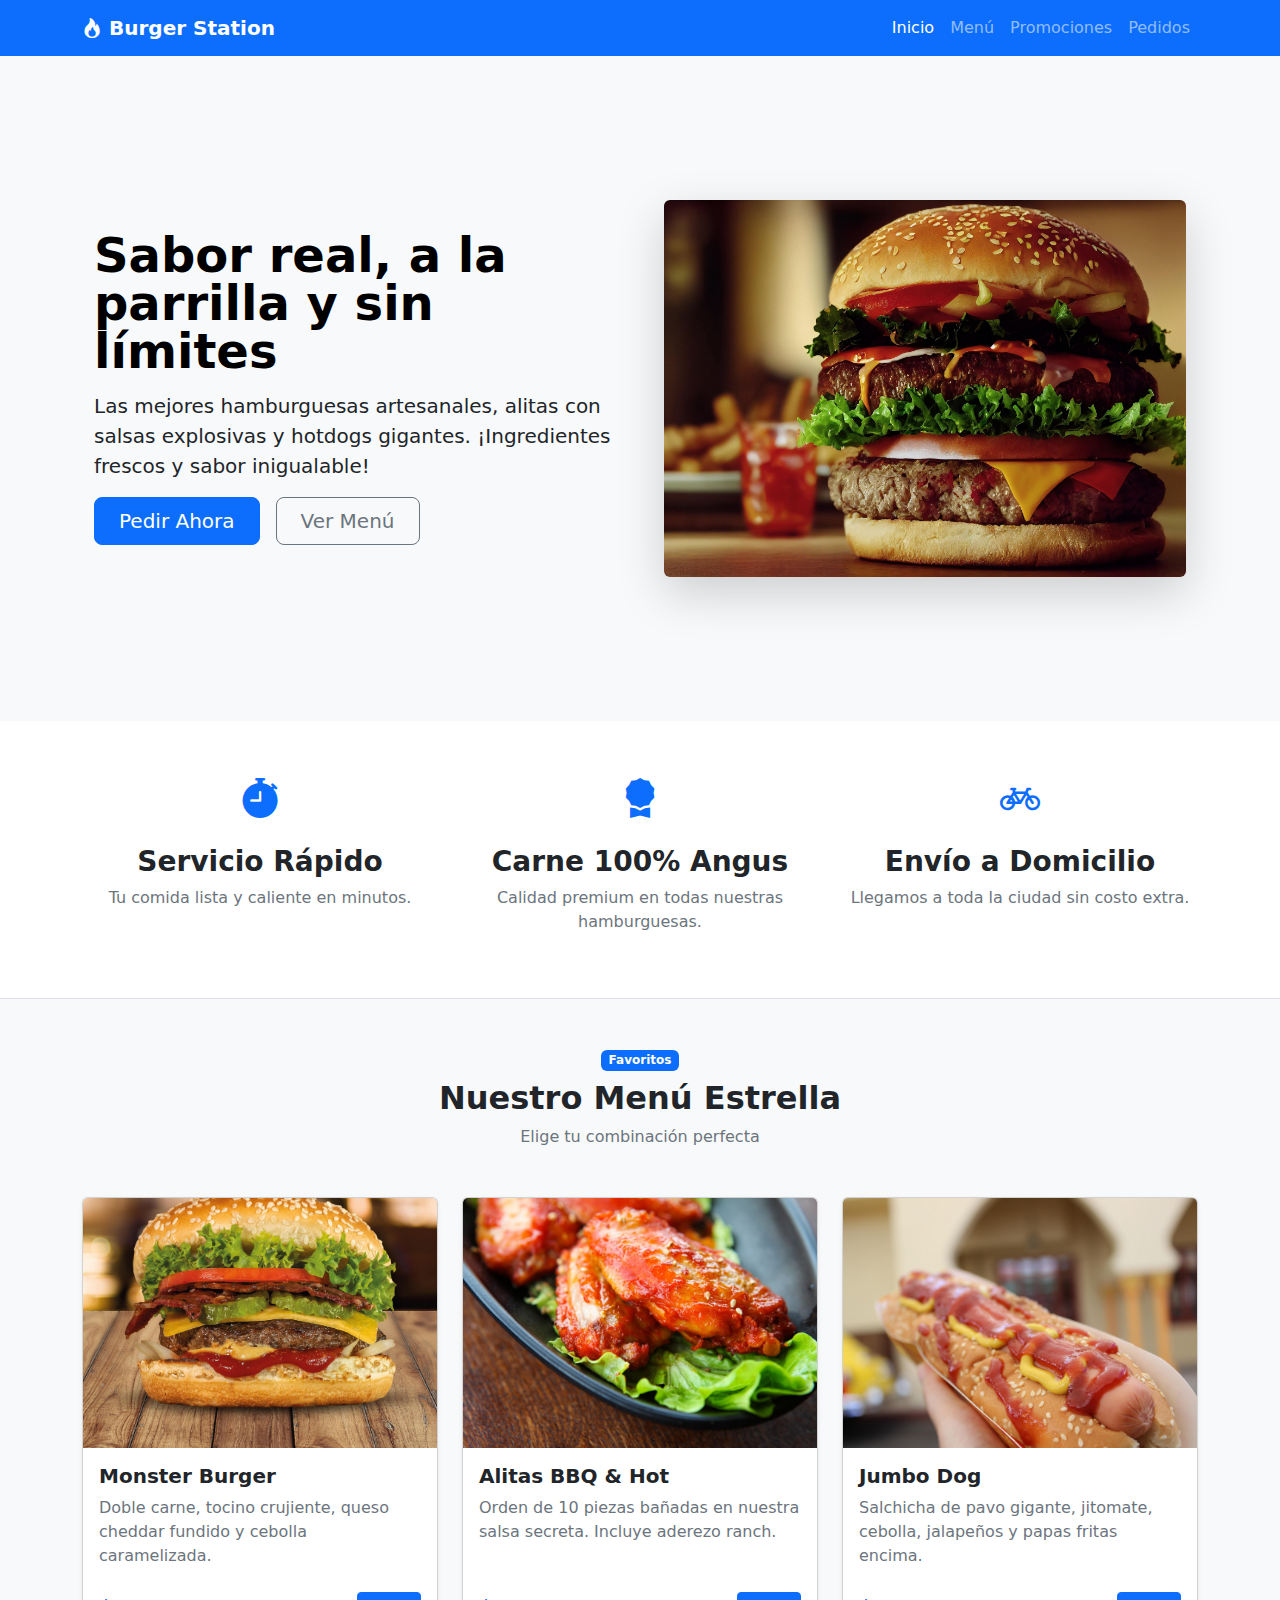
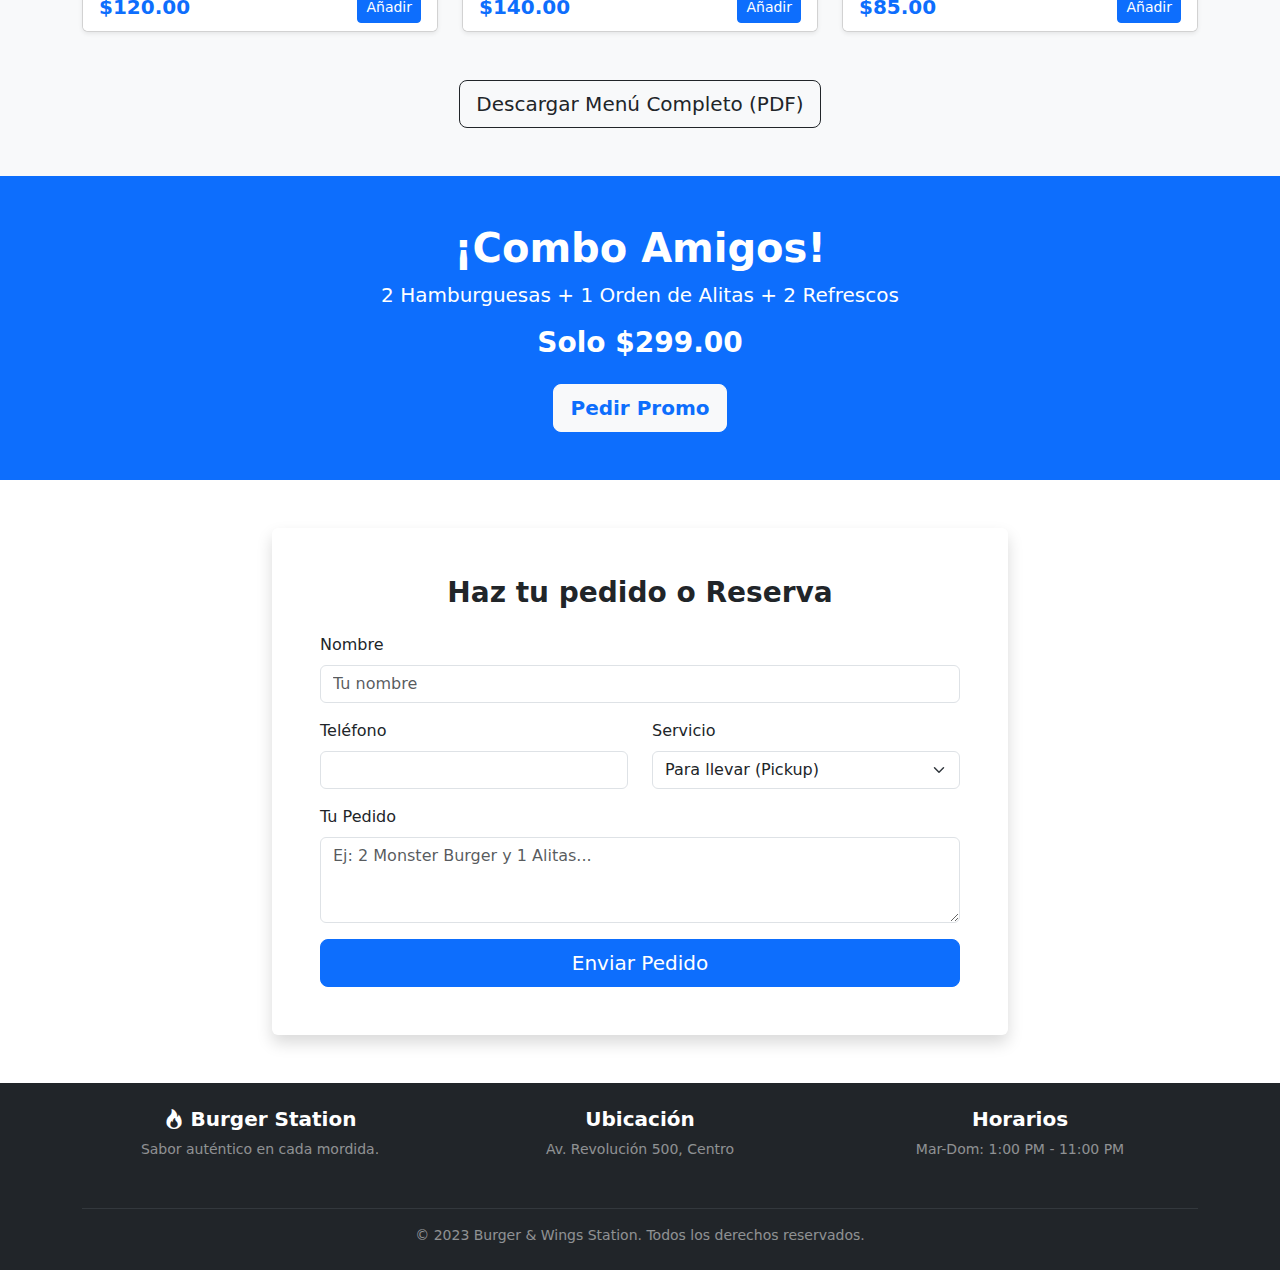
<file: restaurante.html>
<!doctype html>
<html lang="es">
<head>
  <meta charset="utf-8">
  <meta name="viewport" content="width=device-width, initial-scale=1">
  <title>Burger & Wings Station</title>
  <link href="https://cdn.jsdelivr.net/npm/bootstrap@5.3.0/dist/css/bootstrap.min.css" rel="stylesheet">
  <link rel="stylesheet" href="https://cdn.jsdelivr.net/npm/bootstrap-icons@1.10.5/font/bootstrap-icons.css">
</head>
<body>
  <!-- 090220262134 seccion de navegacion -->
  <nav class="navbar navbar-expand-lg navbar-dark bg-primary sticky-top">
    <div class="container">
      <a class="navbar-brand fw-bold" href="#">
        <i class="bi bi-fire"></i> Burger Station
      </a>
      <button class="navbar-toggler" type="button" data-bs-toggle="collapse" data-bs-target="#navbarNav">
        <span class="navbar-toggler-icon"></span>
      </button>
      <div class="collapse navbar-collapse" id="navbarNav">
        <ul class="navbar-nav ms-auto">
          <li class="nav-item"><a class="nav-link active" href="#inicio">Inicio</a></li>
          <li class="nav-item"><a class="nav-link" href="#menu">Menú</a></li>
          <li class="nav-item"><a class="nav-link" href="#promos">Promociones</a></li>
          <li class="nav-item"><a class="nav-link" href="#pedidos">Pedidos</a></li>
        </ul>
      </div>
    </div>
  </nav>
  <!-- 090220262135 seccion de inicio -->
  <header id="inicio" class="bg-light py-5">
    <div class="container col-xxl-8 px-4 py-5">
      <div class="row flex-lg-row-reverse align-items-center g-5 py-5">
        <div class="col-10 col-sm-8 col-lg-6">
          <img src="assets/img/hamburguesa-1.jpg" class="d-block mx-lg-auto img-fluid rounded shadow-lg" alt="Hamburguesa Gigante" width="700" height="500" loading="lazy">
        </div>
        <div class="col-lg-6">
          <h1 class="display-5 fw-bold text-body-emphasis lh-1 mb-3">Sabor real, a la parrilla y sin límites</h1>
          <p class="lead">Las mejores hamburguesas artesanales, alitas con salsas explosivas y hotdogs gigantes. ¡Ingredientes frescos y sabor inigualable!</p>
          <div class="d-grid gap-2 d-md-flex justify-content-md-start">
            <a href="#pedidos" class="btn btn-primary btn-lg px-4 me-md-2">Pedir Ahora</a>
            <a href="#menu" class="btn btn-outline-secondary btn-lg px-4">Ver Menú</a>
          </div>
        </div>
      </div>
    </div>
  </header>
  <!-- 090220262135 seccion de servicios -->
  <section class="py-5 border-bottom">
    <div class="container text-center">
      <div class="row g-4">
        <div class="col-md-4">
          <div class="text-primary mb-3 fs-1"><i class="bi bi-stopwatch-fill"></i></div>
          <h3 class="fw-bold">Servicio Rápido</h3>
          <p class="text-secondary">Tu comida lista y caliente en minutos.</p>
        </div>
        <div class="col-md-4">
          <div class="text-primary mb-3 fs-1"><i class="bi bi-award-fill"></i></div>
          <h3 class="fw-bold">Carne 100% Angus</h3>
          <p class="text-secondary">Calidad premium en todas nuestras hamburguesas.</p>
        </div>
        <div class="col-md-4">
          <div class="text-primary mb-3 fs-1"><i class="bi bi-bicycle"></i></div>
          <h3 class="fw-bold">Envío a Domicilio</h3>
          <p class="text-secondary">Llegamos a toda la ciudad sin costo extra.</p>
        </div>
      </div>
    </div>
  </section>
  <!-- 090220262135 seccion de menu -->
  <section id="menu" class="py-5 bg-light">
    <div class="container">
      <div class="text-center mb-5">
        <span class="badge bg-primary mb-2">Favoritos</span>
        <h2 class="fw-bold">Nuestro Menú Estrella</h2>
        <p class="text-secondary">Elige tu combinación perfecta</p>
      </div>
      <div class="row row-cols-1 row-cols-md-3 g-4">
        <div class="col">
          <div class="card h-100 shadow-sm">
            <img src="assets/img/hamburguesa-2.jpg" class="card-img-top" alt="Hamburguesa" style="height: 250px; object-fit: cover;">
            <div class="card-body">
              <h5 class="card-title fw-bold">Monster Burger</h5>
              <p class="card-text text-secondary">Doble carne, tocino crujiente, queso cheddar fundido y cebolla caramelizada.</p>
            </div>
            <div class="card-footer bg-white border-top-0 d-flex justify-content-between align-items-center">
              <span class="fs-5 fw-bold text-primary">$120.00</span>
              <button class="btn btn-sm btn-primary">Añadir</button>
            </div>
          </div>
        </div>
        <div class="col">
          <div class="card h-100 shadow-sm">
            <img src="assets/img/alitas.jpg" class="card-img-top" alt="Alitas" style="height: 250px; object-fit: cover;">
            <div class="card-body">
              <h5 class="card-title fw-bold">Alitas BBQ & Hot</h5>
              <p class="card-text text-secondary">Orden de 10 piezas bañadas en nuestra salsa secreta. Incluye aderezo ranch.</p>
            </div>
            <div class="card-footer bg-white border-top-0 d-flex justify-content-between align-items-center">
              <span class="fs-5 fw-bold text-primary">$140.00</span>
              <button class="btn btn-sm btn-primary">Añadir</button>
            </div>
          </div>
        </div>
        <div class="col">
          <div class="card h-100 shadow-sm">
            <img src="assets/img/hot-dog.jpg" class="card-img-top" alt="Hotdog" style="height: 250px; object-fit: cover;">
            <div class="card-body">
              <h5 class="card-title fw-bold">Jumbo Dog</h5>
              <p class="card-text text-secondary">Salchicha de pavo gigante, jitomate, cebolla, jalapeños y papas fritas encima.</p>
            </div>
            <div class="card-footer bg-white border-top-0 d-flex justify-content-between align-items-center">
              <span class="fs-5 fw-bold text-primary">$85.00</span>
              <button class="btn btn-sm btn-primary">Añadir</button>
            </div>
          </div>
        </div>
      </div>
      <div class="text-center mt-5">
        <button class="btn btn-outline-dark btn-lg">Descargar Menú Completo (PDF)</button>
      </div>
    </div>
  </section>
  <!-- 090220262136 seccion de promociones -->
  <section id="promos" class="bg-primary text-white py-5 text-center">
    <div class="container">
      <h2 class="display-6 fw-bold">¡Combo Amigos!</h2>
      <p class="lead">2 Hamburguesas + 1 Orden de Alitas + 2 Refrescos</p>
      <h3 class="fw-bold my-3">Solo $299.00</h3>
      <button class="btn btn-light btn-lg text-primary fw-bold mt-2">Pedir Promo</button>
    </div>
  </section>
  <!-- 090220262136 seccion de pedido -->
  <section id="pedidos" class="py-5">
    <div class="container">
      <div class="row justify-content-center">
        <div class="col-md-8">
          <div class="card border-0 shadow">
            <div class="card-body p-5">
              <h3 class="text-center mb-4 fw-bold">Haz tu pedido o Reserva</h3>
              <form>
                <div class="mb-3">
                  <label for="nombre" class="form-label">Nombre</label>
                  <input type="text" class="form-control" id="nombre" placeholder="Tu nombre">
                </div>
                <div class="row mb-3">
                  <div class="col">
                    <label for="telefono" class="form-label">Teléfono</label>
                    <input type="tel" class="form-control" id="telefono">
                  </div>
                  <div class="col">
                    <label for="tipo" class="form-label">Servicio</label>
                    <select class="form-select" id="tipo">
                      <option selected>Para llevar (Pickup)</option>
                      <option>Comer en restaurante</option>
                      <option>Domicilio</option>
                    </select>
                  </div>
                </div>
                <div class="mb-3">
                  <label for="pedido" class="form-label">Tu Pedido</label>
                  <textarea class="form-control" id="pedido" rows="3" placeholder="Ej: 2 Monster Burger y 1 Alitas..."></textarea>
                </div>
                <button type="submit" class="btn btn-primary w-100 btn-lg">Enviar Pedido</button>
              </form>
            </div>
          </div>
        </div>
      </div>
    </div>
  </section>
  <!-- 090220262137 pie de pagina -->
  <footer class="bg-dark text-white py-4 mt-auto">
    <div class="container text-center">
      <div class="row">
        <div class="col-md-4 mb-3">
          <h5 class="fw-bold"><i class="bi bi-fire"></i> Burger Station</h5>
          <p class="small text-white-50">Sabor auténtico en cada mordida.</p>
        </div>
        <div class="col-md-4 mb-3">
          <h5 class="fw-bold">Ubicación</h5>
          <p class="small text-white-50">Av. Revolución 500, Centro</p>
        </div>
        <div class="col-md-4 mb-3">
          <h5 class="fw-bold">Horarios</h5>
          <p class="small text-white-50">Mar-Dom: 1:00 PM - 11:00 PM</p>
        </div>
      </div>
      <hr class="border-secondary">
      <p class="mb-0 small text-white-50">&copy; 2023 Burger & Wings Station. Todos los derechos reservados.</p>
    </div>
  </footer>
  <script src="https://cdn.jsdelivr.net/npm/bootstrap@5.3.0/dist/js/bootstrap.bundle.min.js"></script>
</body>
</html>
</file>
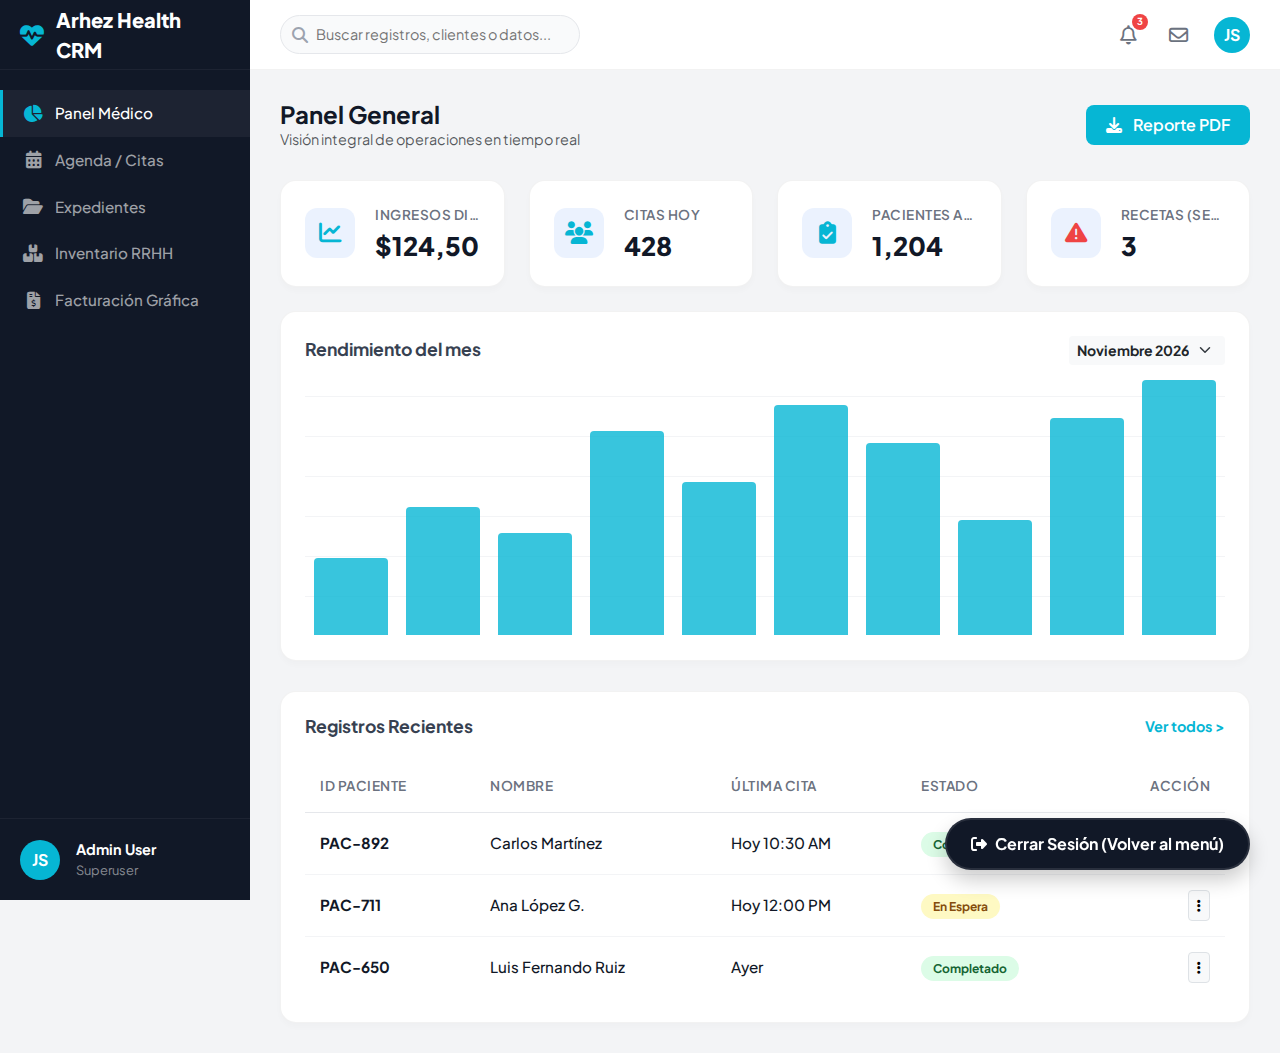
<file: demos/saas-ultra.html>
<!DOCTYPE html>
<html lang="es">
<head>
    <meta charset="utf-8">
    <meta name="viewport" content="width=device-width, initial-scale=1">
    <title id="page-title">Arhez SaaS Ultra</title>
    <!-- Google Fonts -->
    <link href="https://fonts.googleapis.com/css2?family=Plus+Jakarta+Sans:wght@400;500;600;700;800&display=swap" rel="stylesheet">
    <!-- Bootstrap CSS -->
    <link href="https://cdn.jsdelivr.net/npm/bootstrap@5.3.2/dist/css/bootstrap.min.css" rel="stylesheet">
    <!-- Font Awesome -->
    <link rel="stylesheet" href="https://cdnjs.cloudflare.com/ajax/libs/font-awesome/6.4.0/css/all.min.css">
    
    <style>
        :root {
            --saas-primary: #111827; /* Dark Gray / Black for layout */
            --saas-surface: #1f2937;
            --saas-bg: #f3f4f6; /* Dashboard grayish background */
            --saas-text: #374151;
            --saas-accent: #3b82f6; /* Dynamic accent, default blue */
            --saas-sidebar-width: 250px;
        }

        body {
            font-family: 'Plus Jakarta Sans', sans-serif;
            background-color: var(--saas-bg);
            color: var(--saas-text);
            margin: 0;
            padding: 0;
            overflow-x: hidden;
        }

        /* --- Sidebar --- */
        .sidebar {
            width: var(--saas-sidebar-width);
            background-color: var(--saas-primary);
            color: white;
            position: fixed;
            top: 0;
            bottom: 0;
            left: 0;
            display: flex;
            flex-direction: column;
            z-index: 1000;
            transition: all 0.3s ease;
        }
        
        .sidebar-brand {
            height: 70px;
            display: flex;
            align-items: center;
            padding: 0 20px;
            font-weight: 800;
            font-size: 1.25rem;
            border-bottom: 1px solid rgba(255,255,255,0.05);
            color: white;
            text-decoration: none;
        }
        
        .sidebar-brand i { color: var(--saas-accent); margin-right: 12px; font-size: 1.5rem; }

        .sidebar-menu {
            flex-grow: 1;
            padding: 20px 0;
            overflow-y: auto;
        }

        .menu-item {
            padding: 12px 20px;
            display: flex;
            align-items: center;
            color: rgba(255,255,255,0.6);
            text-decoration: none;
            font-weight: 500;
            font-size: 0.95rem;
            transition: all 0.2s;
            border-left: 3px solid transparent;
        }

        .menu-item i { width: 20px; margin-right: 12px; font-size: 1.1rem; text-align: center; }

        .menu-item:hover, .menu-item.active {
            color: white;
            background: rgba(255,255,255,0.05);
            border-left-color: var(--saas-accent);
        }
        
        .menu-item.active i { color: var(--saas-accent); }

        .sidebar-footer {
            padding: 20px;
            border-top: 1px solid rgba(255,255,255,0.05);
        }

        /* --- Main Content --- */
        .main-wrapper {
            margin-left: var(--saas-sidebar-width);
            min-height: 100vh;
            display: flex;
            flex-direction: column;
        }

        /* Topbar */
        .topbar {
            height: 70px;
            background: white;
            border-bottom: 1px solid rgba(0,0,0,0.05);
            display: flex;
            align-items: center;
            justify-content: space-between;
            padding: 0 30px;
            position: sticky;
            top: 0;
            z-index: 999;
        }

        .topbar-search {
            position: relative;
            width: 300px;
        }
        
        .topbar-search input {
            width: 100%;
            border: 1px solid #e5e7eb;
            border-radius: 50px;
            padding: 8px 15px 8px 35px;
            font-size: 0.9rem;
            background: #f9fafb;
            transition: background 0.2s;
            outline: none;
        }
        .topbar-search input:focus { background: white; border-color: var(--saas-accent); }
        .topbar-search i { position: absolute; left: 12px; top: 12px; color: #9ca3af; }

        .topbar-actions { display: flex; align-items: center; gap: 20px; }
        .topbar-actions .icon-btn {
            background: none; border: none; font-size: 1.2rem; color: #6b7280;
            position: relative; cursor: pointer; transition: color 0.2s;
        }
        .topbar-actions .icon-btn:hover { color: var(--saas-primary); }
        .topbar-actions .icon-btn .badge {
            position: absolute; top: -5px; right: -5px; background: #ef4444; width: 16px; height: 16px;
            border-radius: 50%; font-size: 0.6rem; display: flex; align-items: center; justify-content: center;
        }

        .user-avatar { width: 36px; height: 36px; border-radius: 50%; background: var(--saas-accent); display: flex; align-items: center; justify-content: center; color: white; font-weight: bold; }

        /* Dashboard Content */
        .content-area { padding: 30px; flex-grow: 1; }
        .page-header { display: flex; justify-content: space-between; align-items: center; margin-bottom: 30px; }
        .page-header h1 { font-size: 1.5rem; font-weight: 700; margin: 0; color: #111827; }

        /* KPI Cards */
        .kpi-card {
            background: white; border-radius: 16px; padding: 24px;
            border: 1px solid rgba(0,0,0,0.05); box-shadow: 0 4px 6px rgba(0,0,0,0.02);
            display: flex; align-items: center; gap: 20px; height: 100%;
        }
        .kpi-icon {
            width: 50px; height: 50px; border-radius: 12px; display: flex; align-items: center; justify-content: center; flex-shrink: 0;
            font-size: 1.4rem; background: rgba(59, 130, 246, 0.1); color: var(--saas-accent);
        }
        .kpi-info { overflow: hidden; }
        .kpi-info p { 
            margin: 0; font-size: 0.85rem; color: #6b7280; font-weight: 600; text-transform: uppercase; letter-spacing: 0.5px;
            white-space: nowrap; overflow: hidden; text-overflow: ellipsis;
        }
        .kpi-info h3 { margin: 5px 0 0 0; font-size: 1.6rem; font-weight: 800; color: #111827; }

        /* Chart Area Mock */
        .chart-box {
            background: white; border-radius: 16px; padding: 24px;
            border: 1px solid rgba(0,0,0,0.05); box-shadow: 0 4px 6px rgba(0,0,0,0.02);
            height: 350px; display: flex; flex-direction: column;
        }
        .chart-mock {
            flex-grow: 1; margin-top: 15px; position: relative;
            background: repeating-linear-gradient(0deg, transparent, transparent 39px, #f3f4f6 39px, #f3f4f6 40px);
            display: flex; align-items: flex-end; justify-content: space-around; padding-bottom: 1px;
        }
        .bar { width: 8%; background: var(--saas-accent); border-radius: 4px 4px 0 0; opacity: 0.8; transition: opacity 0.2s; }
        .bar:hover { opacity: 1; }

        /* Data Table */
        .table-box {
            background: white; border-radius: 16px; padding: 24px;
            border: 1px solid rgba(0,0,0,0.05); box-shadow: 0 4px 6px rgba(0,0,0,0.02);
            margin-top: 30px;
        }
        .table { margin-bottom: 0; }
        .table th { border-bottom: 1px solid #e5e7eb; font-size: 0.85rem; text-transform: uppercase; letter-spacing: 0.5px; color: #6b7280; font-weight: 600; padding: 15px; }
        .table td { border-bottom: 1px solid #f3f4f6; color: #111827; font-weight: 500; font-size: 0.95rem; vertical-align: middle; padding: 15px; }
        .table tr:last-child td { border-bottom: none; }
        .status-badge { padding: 5px 12px; border-radius: 50px; font-size: 0.75rem; font-weight: 700; }
        .status-success { background: #dcfce7; color: #166534; }
        .status-warning { background: #fef9c3; color: #854d0e; }

        .back-to-menu {
            position: fixed; bottom: 30px; right: 30px;
            background: var(--saas-primary); color: white;
            padding: 12px 24px; border-radius: 50px; font-weight: 700;
            text-decoration: none; box-shadow: 0 10px 20px rgba(0,0,0,0.2);
            z-index: 2000; display: flex; align-items: center; border: 2px solid rgba(255,255,255,0.1);
        }
        .back-to-menu:hover { background: var(--saas-accent); color: white; }

        /* Generics */
        .btn-brand {
            background: var(--saas-accent); color: white; border: none; padding: 8px 20px;
            border-radius: 8px; font-weight: 600; transition: background 0.2s;
        }
        .btn-brand:hover { filter: brightness(1.1); color: white; }

        @media (max-width: 992px) {
            .sidebar { transform: translateX(-100%); }
            .sidebar.show { transform: translateX(0); }
            .main-wrapper { margin-left: 0; }
            .topbar-search { display: none; }
        }
        
        .sidebar-overlay {
            position: fixed; top: 0; left: 0; right: 0; bottom: 0;
            background: rgba(0,0,0,0.5); z-index: 999;
            display: none; opacity: 0; transition: opacity 0.3s;
        }
        .sidebar-overlay.show {
            display: block; opacity: 1;
        }
    </style>
</head>
<body>

    <a href="../index.html#demos" class="back-to-menu"><i class="fas fa-sign-out-alt me-2"></i> Cerrar Sesión (Volver al menú)</a>

    <!-- Overlay for mobile click-off -->
    <div class="sidebar-overlay" id="sidebar-overlay"></div>

    <!-- Sidebar -->
    <div class="sidebar" id="sidebar">
        <a href="#" class="sidebar-brand">
            <i id="brand-icon" class="fas fa-cube"></i> <span id="brand-title">Arhez SaaS</span>
        </a>
        <div class="sidebar-menu" id="menu-container">
            <!-- Dynamic Menu injected via JS -->
        </div>
        <div class="sidebar-footer">
            <div class="d-flex align-items-center">
                <div class="user-avatar" style="width: 40px; height: 40px;">JS</div>
                <div class="ms-3">
                    <p class="mb-0 text-white fw-bold" style="font-size: 0.9rem;">Admin User</p>
                    <p class="mb-0" style="color: rgba(255,255,255,0.5); font-size: 0.8rem;">Superuser</p>
                </div>
            </div>
        </div>
    </div>

    <!-- Main Wrapper -->
    <div class="main-wrapper">
        <header class="topbar">
            <!-- Hamburger for Mobile (Mock) -->
            <button id="mobile-menu-btn" class="bg-transparent border-0 d-lg-none fs-4" style="color: var(--saas-text);"><i class="fas fa-bars"></i></button>
            
            <div class="topbar-search d-none d-lg-block">
                <i class="fas fa-search"></i>
                <input type="text" placeholder="Buscar registros, clientes o datos...">
            </div>
            
            <div class="topbar-actions">
                <button class="icon-btn"><i class="far fa-bell"></i><span class="badge">3</span></button>
                <button class="icon-btn"><i class="far fa-envelope"></i></button>
                <div class="user-avatar" style="cursor: pointer;">JS</div>
            </div>
        </header>

        <main class="content-area">
            <div class="page-header">
                <div>
                    <h1 id="dashboard-title">Panel General</h1>
                    <p class="text-muted mb-0" style="font-size: 0.9rem;">Visión integral de operaciones en tiempo real</p>
                </div>
                <div>
                    <button class="btn-brand"><i class="fas fa-download me-2"></i> Reporte PDF</button>
                </div>
            </div>

            <!-- KPIs -->
            <div class="row g-4 mb-4">
                <div class="col-xl-3 col-md-6">
                    <div class="kpi-card">
                        <div class="kpi-icon"><i class="fas fa-chart-line"></i></div>
                        <div class="kpi-info">
                            <p id="kpi-1-label">Indicador 1</p>
                            <h3 id="kpi-1-val">$124,500</h3>
                        </div>
                    </div>
                </div>
                <div class="col-xl-3 col-md-6">
                    <div class="kpi-card">
                        <div class="kpi-icon"><i class="fas fa-users"></i></div>
                        <div class="kpi-info">
                            <p id="kpi-2-label">Indicador 2</p>
                            <h3 id="kpi-2-val">428</h3>
                        </div>
                    </div>
                </div>
                <div class="col-xl-3 col-md-6">
                    <div class="kpi-card">
                        <div class="kpi-icon"><i class="fas fa-clipboard-check"></i></div>
                        <div class="kpi-info">
                            <p id="kpi-3-label">Indicador 3</p>
                            <h3 id="kpi-3-val">1,204</h3>
                        </div>
                    </div>
                </div>
                <div class="col-xl-3 col-md-6">
                    <div class="kpi-card">
                        <div class="kpi-icon"><i class="fas fa-exclamation-triangle" style="color: #ef4444;"></i></div>
                        <div class="kpi-info">
                            <p id="kpi-4-label">Indicador 4</p>
                            <h3 id="kpi-4-val">3</h3>
                        </div>
                    </div>
                </div>
            </div>

            <!-- Charts & Data -->
            <div class="row">
                <div class="col-lg-12">
                    <div class="chart-box">
                        <div class="d-flex justify-content-between align-items-center">
                            <h5 class="fw-bold mb-0" style="font-size: 1.1rem;">Rendimiento del mes</h5>
                            <select class="form-select w-auto form-select-sm border-0 bg-light fw-bold"><option>Noviembre 2026</option></select>
                        </div>
                        <!-- Pure CSS mocked chart -->
                        <div class="chart-mock">
                            <div class="bar" style="height: 30%;"></div>
                            <div class="bar" style="height: 50%;"></div>
                            <div class="bar" style="height: 40%;"></div>
                            <div class="bar" style="height: 80%;"></div>
                            <div class="bar" style="height: 60%;"></div>
                            <div class="bar" style="height: 90%;"></div>
                            <div class="bar" style="height: 75%;"></div>
                            <div class="bar" style="height: 45%;"></div>
                            <div class="bar" style="height: 85%;"></div>
                            <div class="bar" style="height: 100%;"></div>
                        </div>
                    </div>
                </div>
            </div>

            <!-- Table -->
            <div class="table-box">
                <div class="d-flex justify-content-between align-items-center mb-4">
                    <h5 class="fw-bold mb-0" style="font-size: 1.1rem;" id="table-title">Registros Recientes</h5>
                    <a href="#" class="text-decoration-none fw-bold" style="color: var(--saas-accent); font-size: 0.9rem;">Ver todos ></a>
                </div>
                <div class="table-responsive">
                    <table class="table table-hover border-transparent">
                        <thead id="table-head">
                            <tr>
                                <th>Ref #</th>
                                <th>Entidad</th>
                                <th>Fecha</th>
                                <th>Estado</th>
                                <th class="text-end">Acción</th>
                            </tr>
                        </thead>
                        <tbody id="table-body">
                            <!-- Injected by JS -->
                        </tbody>
                    </table>
                </div>
            </div>

        </main>
    </div>

    <script>
        // La magia de adaptación del SaaS Ultra
        const urlParams = new URLSearchParams(window.location.search);
        let industry = urlParams.get('industry') || 'salud';

        const config = {
            salud: { 
                title: 'Arhez Health CRM', 
                icon: 'fa-heartbeat', 
                accent: '#06b6d4',
                kpis: ['Ingresos Diarios', 'Citas Hoy', 'Pacientes Activos', 'Recetas (Semana)'], 
                menu: [
                    { label: 'Panel Médico', icon: 'fa-chart-pie' },
                    { label: 'Agenda / Citas', icon: 'fa-calendar-alt' },
                    { label: 'Expedientes', icon: 'fa-folder-open' },
                    { label: 'Inventario RRHH', icon: 'fa-boxes' },
                    { label: 'Facturación Gráfica', icon: 'fa-file-invoice-dollar' }
                ],
                table: {
                    headers: ['ID Paciente', 'Nombre', 'Última Cita', 'Estado'],
                    rows: [
                        ['PAC-892', 'Carlos Martínez', 'Hoy 10:30 AM', 'Completado'],
                        ['PAC-711', 'Ana López G.', 'Hoy 12:00 PM', 'En Espera'],
                        ['PAC-650', 'Luis Fernando Ruiz', 'Ayer', 'Completado']
                    ]
                }
            },
            alimentos: { 
                title: 'Arhez Food POS', 
                icon: 'fa-utensils', 
                accent: '#f59e0b',
                kpis: ['Ventas Hoy', 'Ticket Promedio', 'Órdenes Activas', 'Alertas Stock'], 
                menu: [
                    { label: 'Cloud POS', icon: 'fa-cash-register' },
                    { label: 'Gestión de Mesas', icon: 'fa-chair' },
                    { label: 'Menú Digital', icon: 'fa-book-open' },
                    { label: 'Inventario Ingredientes', icon: 'fa-box' },
                    { label: 'Reporte Z', icon: 'fa-chart-bar' }
                ],
                table: {
                    headers: ['Comanda #', 'Mesa / Delivery', 'Hora de Orden', 'Estado Cocina'],
                    rows: [
                        ['CMD-091', 'Mesa 4 (Interior)', 'Hace 5 min', 'Preparando'],
                        ['CMD-092', 'UberEats #A98', 'Hace 2 min', 'Recibida'],
                        ['CMD-090', 'Mesa 12 (Terraza)', 'Hace 25 min', 'Entregado']
                    ]
                }
            },
            construccion: { 
                title: 'Arhez Build ERP', 
                icon: 'fa-hard-hat', 
                accent: '#ef4444',
                kpis: ['Presupuesto Total', 'Avance Obra %', 'Fuerza Laboral', 'Alertas Retraso'], 
                menu: [
                    { label: 'Tablero Directivo', icon: 'fa-columns' },
                    { label: 'Gestor Proyectos', icon: 'fa-building' },
                    { label: 'Cotizaciones', icon: 'fa-file-signature' },
                    { label: 'Almacén de Obra', icon: 'fa-warehouse' },
                    { label: 'Proveedores', icon: 'fa-truck' }
                ],
                table: {
                    headers: ['Folio Proyecto', 'Residente Obra', 'Actualización', 'Estatus'],
                    rows: [
                        ['OBR-10A', 'Fase 2 - Residencial El Valle', 'Hoy', 'En Progreso'],
                        ['OBR-14C', 'Cimentación Torre Norte', 'Ayer', 'Retraso Info'],
                        ['OBR-09B', 'Bodega Logística 3', '2 Días', 'Completado']
                    ]
                }
            },
            gimnasio: { 
                title: 'Arhez Fit Manager', 
                icon: 'fa-dumbbell', 
                accent: '#8dee12',
                kpis: ['Ingresos MRR', 'Check-ins Hoy', 'Socios Activos', 'Membresías Vencidas'], 
                menu: [
                    { label: 'Control de Acceso', icon: 'fa-id-card' },
                    { label: 'Socios (CRM)', icon: 'fa-users' },
                    { label: 'Pagos / Suscripción', icon: 'fa-credit-card' },
                    { label: 'Horarios de Clases', icon: 'fa-calendar-week' },
                    { label: 'Staff y Entrenadores', icon: 'fa-user-tie' }
                ],
                table: {
                    headers: ['Socio ID', 'Nombre', 'Último Acceso', 'Membresía'],
                    rows: [
                        ['SOC-1049', 'Miguel Gómez', 'Hoy 07:15 AM', 'Activa (Platinum)'],
                        ['SOC-0899', 'Sara Hernández', 'Ayer 19:30 PM', 'Vence en 3 Días'],
                        ['SOC-1102', 'David O. Perez', 'Hace 5 días', 'Inactiva']
                    ]
                }
            },
            comercial: { 
                title: 'Arhez Retail ERP', 
                icon: 'fa-store', 
                accent: '#8b7355',
                kpis: ['Ventas Netas', 'Órdenes Web', 'Inventario Bajo', 'Devoluciones'], 
                menu: [
                    { label: 'Dashboard B2B', icon: 'fa-chart-area' },
                    { label: 'Catálogo Productos', icon: 'fa-tshirt' },
                    { label: 'Envíos / Guías', icon: 'fa-shipping-fast' },
                    { label: 'Clientes Comerciales', icon: 'fa-address-book' },
                    { label: 'Finanzas', icon: 'fa-wallet' }
                ],
                table: {
                    headers: ['Orden #', 'Cliente', 'Fecha de Venta', 'Estado Entrega'],
                    rows: [
                        ['VTA-4091', 'Boutique Centro SC', 'Hoy 11:22 AM', 'Enviado'],
                        ['VTA-4092', 'Cliente Final (Web)', 'Hoy 09:10 AM', 'Procesando'],
                        ['VTA-4088', 'Distribuidor Norte', 'Ayer', 'Entregado']
                    ]
                }
            }
        };

        // Fallback for missing or mistyped params
        if(!config[industry]) industry = 'salud';
        const ctx = config[industry];

        // 1. Set Brand and Colors
        document.getElementById('page-title').innerText = ctx.title;
        document.getElementById('brand-title').innerText = ctx.title;
        document.getElementById('brand-icon').className = `fas ${ctx.icon}`;
        document.documentElement.style.setProperty('--saas-accent', ctx.accent);

        // 2. Set Menu
        const menuContainer = document.getElementById('menu-container');
        ctx.menu.forEach((item, index) => {
            const a = document.createElement('a');
            a.href = '#';
            a.className = `menu-item ${index === 0 ? 'active' : ''}`;
            a.innerHTML = `<i class="fas ${item.icon}"></i> ${item.label}`;
            menuContainer.appendChild(a);
        });

        // 3. Set KPIs
        document.getElementById('kpi-1-label').innerText = ctx.kpis[0];
        document.getElementById('kpi-2-label').innerText = ctx.kpis[1];
        document.getElementById('kpi-3-label').innerText = ctx.kpis[2];
        document.getElementById('kpi-4-label').innerText = ctx.kpis[3];

        // 4. Set Table
        const thead = document.getElementById('table-head');
        thead.innerHTML = `<tr>${ctx.table.headers.map(h => `<th>${h}</th>`).join('')}<th class="text-end">Acción</th></tr>`;
        
        const tbody = document.getElementById('table-body');
        ctx.table.rows.forEach((row, i) => {
            // Determine status style naively based on common keywords
            const statusText = row[3];
            let badgeClass = 'status-success'; // default green
            if(statusText.includes('Espera') || statusText.includes('Retraso') || statusText.includes('Procesando') || statusText.includes('Vence') || statusText.includes('Recibida') || statusText.includes('Inactiva')) {
                badgeClass = 'status-warning';
            }
            
            const tr = document.createElement('tr');
            tr.innerHTML = `
                <td><span class="fw-bold">${row[0]}</span></td>
                <td>${row[1]}</td>
                <td>${row[2]}</td>
                <td><span class="status-badge ${badgeClass}">${statusText}</span></td>
                <td class="text-end">
                    <button class="btn btn-sm btn-light border"><i class="fas fa-ellipsis-v"></i></button>
                </td>
            `;
            tbody.appendChild(tr);
        });

        // 5. Responsive Menu Logic
        const sidebar = document.getElementById('sidebar');
        const overlay = document.getElementById('sidebar-overlay');
        const menuBtn = document.getElementById('mobile-menu-btn');

        function toggleMenu() {
            sidebar.classList.toggle('show');
            overlay.classList.toggle('show');
        }

        menuBtn.addEventListener('click', toggleMenu);
        overlay.addEventListener('click', toggleMenu);

    </script>
</body>
</html>
</file>
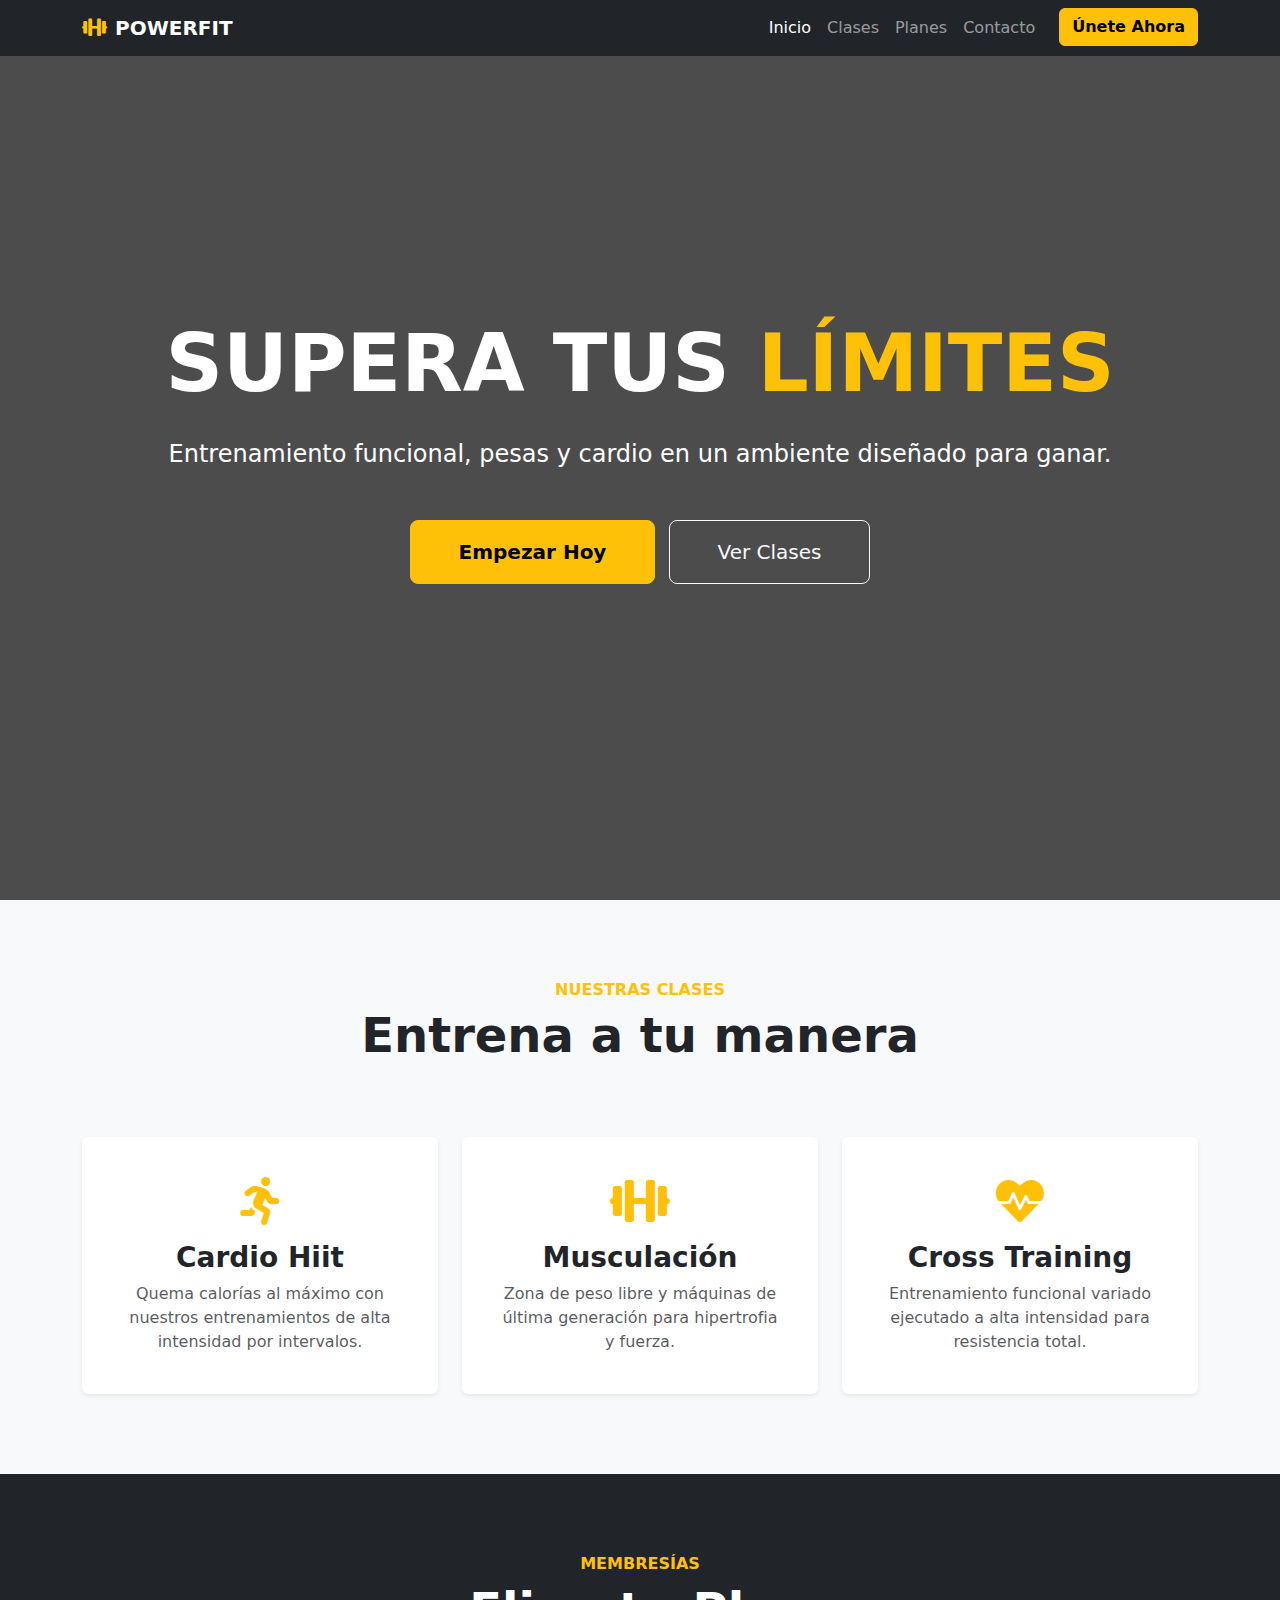
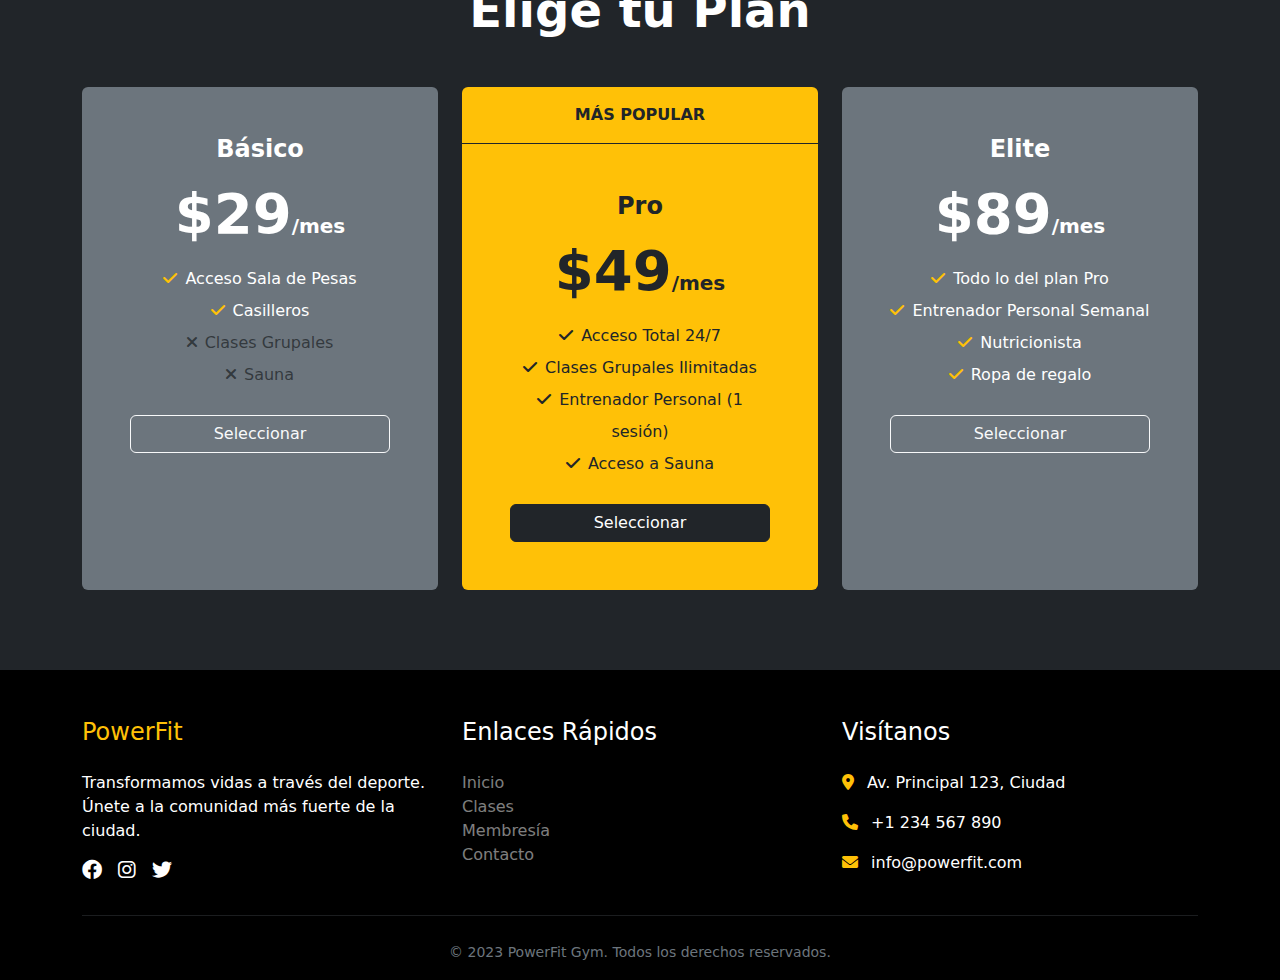
<file: plantillas/gimnasio.html>
<!DOCTYPE html>
<html lang="es">
<head>
    <meta charset="UTF-8">
    <meta name="viewport" content="width=device-width, initial-scale=1.0">
    <title>PowerFit Gym | Tu mejor versión</title>
    <link href="https://cdn.jsdelivr.net/npm/bootstrap@5.3.0/dist/css/bootstrap.min.css" rel="stylesheet">
    <link rel="stylesheet" href="https://cdnjs.cloudflare.com/ajax/libs/font-awesome/6.0.0/css/all.min.css">
    
    <style>
        /* Estilos personalizados mínimos para complementar Bootstrap */
        .hero-section {
            background: linear-gradient(rgba(0, 0, 0, 0.7), rgba(0, 0, 0, 0.7)), url('https://images.unsplash.com/photo-1534438327276-14e5300c3a48?ixlib=rb-1.2.1&auto=format&fit=crop&w=1950&q=80');
            background-size: cover;
            background-position: center;
            height: 100vh;
            display: flex;
            align-items: center;
        }
        
        .section-padding {
            padding: 80px 0;
        }

        .card:hover {
            transform: translateY(-5px);
            transition: 0.3s;
            box-shadow: 0 10px 20px rgba(0,0,0,0.2);
        }

        /* Color de acento para el gimnasio (Amarillo/Dorado estándar) */
        .text-accent {
            color: #ffc107;
        }
    </style>
</head>
<body>

    <nav class="navbar navbar-expand-lg navbar-dark bg-dark fixed-top">
        <div class="container">
            <a class="navbar-brand fw-bold text-uppercase" href="#">
                <i class="fas fa-dumbbell text-warning me-2"></i>PowerFit
            </a>
            <button class="navbar-toggler" type="button" data-bs-toggle="collapse" data-bs-target="#navbarNav">
                <span class="navbar-toggler-icon"></span>
            </button>
            <div class="collapse navbar-collapse" id="navbarNav">
                <ul class="navbar-nav ms-auto">
                    <li class="nav-item"><a class="nav-link active" href="#inicio">Inicio</a></li>
                    <li class="nav-item"><a class="nav-link" href="#clases">Clases</a></li>
                    <li class="nav-item"><a class="nav-link" href="#planes">Planes</a></li>
                    <li class="nav-item"><a class="nav-link" href="#contacto">Contacto</a></li>
                    <li class="nav-item ms-lg-3">
                        <a href="#unete" class="btn btn-warning fw-bold">Únete Ahora</a>
                    </li>
                </ul>
            </div>
        </div>
    </nav>

    <section id="inicio" class="hero-section text-center text-white">
        <div class="container">
            <h1 class="display-1 fw-bold mb-4">SUPERA TUS <span class="text-warning">LÍMITES</span></h1>
            <p class="lead mb-5 fs-4">Entrenamiento funcional, pesas y cardio en un ambiente diseñado para ganar.</p>
            <a href="#planes" class="btn btn-warning btn-lg px-5 py-3 fw-bold">Empezar Hoy</a>
            <a href="#clases" class="btn btn-outline-light btn-lg px-5 py-3 ms-2">Ver Clases</a>
        </div>
    </section>

    <section id="clases" class="section-padding bg-light">
        <div class="container">
            <div class="text-center mb-5">
                <h6 class="text-warning fw-bold text-uppercase">Nuestras Clases</h6>
                <h2 class="fw-bold display-5">Entrena a tu manera</h2>
            </div>

            

            <div class="row g-4 mt-3">
                <div class="col-md-4">
                    <div class="card h-100 border-0 shadow-sm text-center p-4">
                        <div class="card-body">
                            <i class="fas fa-running fa-3x text-warning mb-3"></i>
                            <h3 class="card-title fw-bold">Cardio Hiit</h3>
                            <p class="card-text text-muted">Quema calorías al máximo con nuestros entrenamientos de alta intensidad por intervalos.</p>
                        </div>
                    </div>
                </div>
                <div class="col-md-4">
                    <div class="card h-100 border-0 shadow-sm text-center p-4">
                        <div class="card-body">
                            <i class="fas fa-dumbbell fa-3x text-warning mb-3"></i>
                            <h3 class="card-title fw-bold">Musculación</h3>
                            <p class="card-text text-muted">Zona de peso libre y máquinas de última generación para hipertrofia y fuerza.</p>
                        </div>
                    </div>
                </div>
                <div class="col-md-4">
                    <div class="card h-100 border-0 shadow-sm text-center p-4">
                        <div class="card-body">
                            <i class="fas fa-heartbeat fa-3x text-warning mb-3"></i>
                            <h3 class="card-title fw-bold">Cross Training</h3>
                            <p class="card-text text-muted">Entrenamiento funcional variado ejecutado a alta intensidad para resistencia total.</p>
                        </div>
                    </div>
                </div>
            </div>
        </div>
    </section>

    <section id="planes" class="section-padding bg-dark text-white">
        <div class="container">
            <div class="text-center mb-5">
                <h6 class="text-warning fw-bold text-uppercase">Membresías</h6>
                <h2 class="fw-bold display-5">Elige tu Plan</h2>
            </div>
            
            <div class="row g-4 justify-content-center">
                <div class="col-md-4">
                    <div class="card bg-secondary text-white border-0 h-100">
                        <div class="card-body text-center p-5">
                            <h4 class="fw-bold">Básico</h4>
                            <h2 class="display-4 fw-bold my-3">$29<span class="fs-5">/mes</span></h2>
                            <ul class="list-unstyled lh-lg mb-4">
                                <li><i class="fas fa-check text-warning me-2"></i>Acceso Sala de Pesas</li>
                                <li><i class="fas fa-check text-warning me-2"></i>Casilleros</li>
                                <li class="text-muted"><i class="fas fa-times me-2"></i>Clases Grupales</li>
                                <li class="text-muted"><i class="fas fa-times me-2"></i>Sauna</li>
                            </ul>
                            <button class="btn btn-outline-light w-100">Seleccionar</button>
                        </div>
                    </div>
                </div>

                <div class="col-md-4">
                    <div class="card bg-warning text-dark border-0 h-100 transform-scale">
                        <div class="card-header text-center bg-transparent border-dark fw-bold text-uppercase py-3">Más Popular</div>
                        <div class="card-body text-center p-5">
                            <h4 class="fw-bold">Pro</h4>
                            <h2 class="display-4 fw-bold my-3">$49<span class="fs-5">/mes</span></h2>
                            <ul class="list-unstyled lh-lg mb-4">
                                <li><i class="fas fa-check text-dark me-2"></i>Acceso Total 24/7</li>
                                <li><i class="fas fa-check text-dark me-2"></i>Clases Grupales Ilimitadas</li>
                                <li><i class="fas fa-check text-dark me-2"></i>Entrenador Personal (1 sesión)</li>
                                <li><i class="fas fa-check text-dark me-2"></i>Acceso a Sauna</li>
                            </ul>
                            <button class="btn btn-dark w-100">Seleccionar</button>
                        </div>
                    </div>
                </div>

                <div class="col-md-4">
                    <div class="card bg-secondary text-white border-0 h-100">
                        <div class="card-body text-center p-5">
                            <h4 class="fw-bold">Elite</h4>
                            <h2 class="display-4 fw-bold my-3">$89<span class="fs-5">/mes</span></h2>
                            <ul class="list-unstyled lh-lg mb-4">
                                <li><i class="fas fa-check text-warning me-2"></i>Todo lo del plan Pro</li>
                                <li><i class="fas fa-check text-warning me-2"></i>Entrenador Personal Semanal</li>
                                <li><i class="fas fa-check text-warning me-2"></i>Nutricionista</li>
                                <li><i class="fas fa-check text-warning me-2"></i>Ropa de regalo</li>
                            </ul>
                            <button class="btn btn-outline-light w-100">Seleccionar</button>
                        </div>
                    </div>
                </div>
            </div>
        </div>
    </section>

    <footer id="contacto" class="bg-black text-white pt-5 pb-3">
        <div class="container">
            <div class="row g-4">
                <div class="col-md-4">
                    <h4 class="text-warning mb-4">PowerFit</h4>
                    <p>Transformamos vidas a través del deporte. Únete a la comunidad más fuerte de la ciudad.</p>
                    <div class="d-flex gap-3">
                        <a href="#" class="text-white"><i class="fab fa-facebook fa-lg"></i></a>
                        <a href="#" class="text-white"><i class="fab fa-instagram fa-lg"></i></a>
                        <a href="#" class="text-white"><i class="fab fa-twitter fa-lg"></i></a>
                    </div>
                </div>
                <div class="col-md-4">
                    <h4 class="mb-4">Enlaces Rápidos</h4>
                    <ul class="list-unstyled">
                        <li><a href="#inicio" class="text-white-50 text-decoration-none">Inicio</a></li>
                        <li><a href="#clases" class="text-white-50 text-decoration-none">Clases</a></li>
                        <li><a href="#planes" class="text-white-50 text-decoration-none">Membresía</a></li>
                        <li><a href="#contacto" class="text-white-50 text-decoration-none">Contacto</a></li>
                    </ul>
                </div>
                <div class="col-md-4">
                    <h4 class="mb-4">Visítanos</h4>
                    <p><i class="fas fa-map-marker-alt text-warning me-2"></i> Av. Principal 123, Ciudad</p>
                    <p><i class="fas fa-phone text-warning me-2"></i> +1 234 567 890</p>
                    <p><i class="fas fa-envelope text-warning me-2"></i> info@powerfit.com</p>
                </div>
            </div>
            <hr class="my-4 border-secondary">
            <div class="text-center text-secondary">
                <small>&copy; 2023 PowerFit Gym. Todos los derechos reservados.</small>
            </div>
        </div>
    </footer>

    <script src="https://cdn.jsdelivr.net/npm/bootstrap@5.3.0/dist/js/bootstrap.bundle.min.js"></script>
</body>
</html>
</file>
<file: css/style.css>
/* --- 150220262009 estilos generales --- */
.logotipo {
    max-height: 50px;
}

:root {
    /* 150220261952 colores de marca */
    --primary-dark: rgb(6, 7, 27);     /* azul oscuro profundo */
    --accent-green: rgb(141, 238, 18); /* verde neon vibrante */
    --card-radius: 24px;
    --navbar-height: 80px;
}

body {
    font-family: 'Plus Jakarta Sans', sans-serif;
    background-color: #ffffff;
    color: var(--primary-dark);
    padding-top: var(--navbar-height);
    overflow-x: hidden;
}

/* --- 150220261953 utilidades --- */
.text-primary-custom {
    color: var(--primary-dark) !important;
}

.text-accent {
    color: var(--accent-green) !important;
}

.bg-primary-dark {
    background-color: var(--primary-dark) !important;
}

.bg-accent {
    background-color: var(--accent-green) !important;
}

.fw-extra-bold {
    font-weight: 800;
}

.radius-xl {
    border-radius: var(--card-radius);
}

/* --- 150220261954 sistema de botones --- */
.btn-base {
    font-weight: 700;
    padding: 12px 30px;
    border-radius: 50px;
    transition: all 0.3s ease;
    text-decoration: none;
    display: inline-flex;
    align-items: center;
    justify-content: center;
    border: 2px solid transparent;
    cursor: pointer;
}

/* 150220261954 boton para fondos oscuros */
/* Usado en: Navbar, Hero, Plan Popular */
.btn-arhez-green {
    background-color: var(--accent-green);
    color: var(--primary-dark);
    border-color: var(--accent-green);
    box-shadow: 0 4px 15px rgba(141, 238, 18, 0.3);
}

.btn-arhez-green:hover {
    background-color: #ffffff !important;
    color: var(--primary-dark) !important;
    border-color: #ffffff !important;
    transform: translateY(-2px);
    box-shadow: 0 10px 25px rgba(255, 255, 255, 0.4);
}

/* 150220261954 boton para fondos claros */
/* Usado en: Planes Básico, Enterprise y Formulario de Contacto */
.btn-arhez-dark {
    background-color: var(--primary-dark); /* Fondo Oscuro */
    color: #ffffff;                        /* Texto Blanco */
    border-color: var(--primary-dark);
    box-shadow: 0 4px 15px rgba(6, 7, 27, 0.3);
}

.btn-arhez-dark:hover {
    background-color: var(--accent-green) !important; /* Fondo Verde al pasar mouse */
    color: var(--primary-dark) !important;            /* Texto Oscuro */
    border-color: var(--accent-green) !important;
    transform: translateY(-2px);
    box-shadow: 0 10px 25px rgba(141, 238, 18, 0.4);
}

/* 150220261955 boton con borde para Hero */
.btn-arhez-outline {
    background: transparent;
    border: 2px solid rgba(255, 255, 255, 0.5);
    color: white;
}

.btn-arhez-outline:hover {
    background-color: #ffffff;
    color: var(--primary-dark);
    border-color: #ffffff;
}

/* --- 150220261955 navegacion --- */
.navbar {
    height: var(--navbar-height);
    background-color: var(--primary-dark);
    box-shadow: 0 4px 20px rgba(0, 0, 0, 0.3);
    z-index: 1030;
}

.navbar-brand {
    color: white !important;
    font-weight: 800;
    font-size: 1.5rem;
}

.nav-link {
    color: rgba(255, 255, 255, 0.7) !important;
    font-weight: 500;
    transition: 0.3s;
}

.nav-link:hover,
.nav-link.active {
    color: var(--accent-green) !important;
}

@media (max-width: 991px) {
    .navbar-collapse {
        background-color: rgba(255, 255, 255, 0.95);
        backdrop-filter: blur(20px);
        -webkit-backdrop-filter: blur(20px);
        position: absolute;
        top: var(--navbar-height);
        left: 0;
        right: 0;
        padding: 20px;
        border-bottom: 1px solid rgba(0, 0, 0, 0.05);
        box-shadow: 0 10px 30px rgba(0, 0, 0, 0.05);
    }
}

/* --- 150220261955 seccion Hero --- */
.hero-section {
    background-color: var(--primary-dark);
    color: white;
    padding: 80px 0 100px;
    position: relative;
    overflow: hidden;
    display: flex;
    align-items: center;
}

.hero-glow {
    position: absolute;
    top: -20%;
    right: -10%;
    width: 60vw;
    height: 60vw;
    background: radial-gradient(circle, rgba(141, 238, 18, 0.08) 0%, rgba(6, 7, 27, 0) 70%);
    border-radius: 50%;
    pointer-events: none;
    z-index: 0;
}

.hero-content {
    position: relative;
    z-index: 2;
}

.hero-visual-wrapper {
    position: relative;
    padding: 20px;
}

.main-dashboard-card {
    background: rgba(255, 255, 255, 0.03);
    backdrop-filter: blur(10px);
    border: 1px solid rgba(255, 255, 255, 0.1);
    border-radius: 16px;
    padding: 25px;
    box-shadow: 0 20px 50px rgba(0, 0, 0, 0.3);
}

.dash-header {
    display: flex;
    gap: 8px;
    margin-bottom: 20px;
    border-bottom: 1px solid rgba(255, 255, 255, 0.1);
    padding-bottom: 15px;
}

.dash-dot {
    width: 10px;
    height: 10px;
    border-radius: 50%;
    background: #334155;
}

.dash-dot.active {
    background: var(--accent-green);
    box-shadow: 0 0 10px var(--accent-green);
}

.stat-row {
    display: flex;
    justify-content: space-between;
    align-items: center;
    margin-bottom: 15px;
    padding: 10px;
    background: rgba(255, 255, 255, 0.05);
    border-radius: 8px;
}

/* 150220261956 iconos fijos y badges flotantes */
.floating-badge {
    position: absolute;
    background: white;
    padding: 12px 20px;
    border-radius: 12px;
    box-shadow: 0 15px 35px rgba(0, 0, 0, 0.2);
    display: flex;
    align-items: center;
    gap: 12px;
    font-weight: 700;
    font-size: 0.9rem;
    color: var(--primary-dark);
    z-index: 3;
    animation: float 6s ease-in-out infinite;
}

.floating-badge .icon-box {
    width: 40px;
    height: 40px;
    display: flex;
    align-items: center;
    justify-content: center;
    border-radius: 50%;
    margin: 0;
    flex-shrink: 0;
}

.floating-badge.top-right {
    top: -15px;
    right: 10px;
    border-left: 4px solid var(--accent-green);
}

.floating-badge.bottom-left {
    bottom: -15px;
    left: -10px;
    border-left: 4px solid #3b82f6;
    animation-delay: 2s;
}

@keyframes float {
    0% {
        transform: translateY(0px);
    }
    50% {
        transform: translateY(-10px);
    }
    100% {
        transform: translateY(0px);
    }
}

@media (max-width: 991px) {
    .hero-visual-wrapper {
        margin-top: 50px;
    }
    .floating-badge {
        position: relative;
        top: auto;
        right: auto;
        left: auto;
        bottom: auto;
        margin-bottom: 10px;
        width: 100%;
    }
}

/* --- 150220261956 seccion de impacto con datos graficos --- */
.impact-section-light {
    background-color: #f9fafb;
    padding: 100px 0;
    position: relative;
}

.stat-card-clean {
    background: #ffffff;
    border: 1px solid #e5e7eb;
    border-radius: 16px;
    padding: 2rem;
    height: 100%;
    transition: all 0.3s ease;
    position: relative;
    border-left: 5px solid var(--primary-dark);
}

.stat-card-clean:hover {
    transform: translateY(-5px);
    box-shadow: 0 20px 40px rgba(0, 0, 0, 0.05);
    border-left-color: var(--accent-green);
}

.stat-number-clean {
    font-size: 3rem;
    font-weight: 800;
    color: var(--primary-dark);
    line-height: 1;
    margin-bottom: 10px;
    letter-spacing: -1px;
}

.stat-title-clean {
    font-size: 1.1rem;
    font-weight: 700;
    color: #1f2937;
    margin-bottom: 8px;
}

.stat-desc-clean {
    font-size: 0.95rem;
    color: #6b7280;
    line-height: 1.6;
}

.source-tag {
    margin-top: 15px;
    font-size: 0.75rem;
    color: #9ca3af;
    display: flex;
    align-items: center;
    gap: 6px;
    font-style: italic;
    border-top: 1px solid #f3f4f6;
    padding-top: 10px;
}

.chart-card-wrapper {
    background: white;
    padding: 2rem;
    border-radius: 20px;
    box-shadow: 0 10px 30px rgba(0, 0, 0, 0.05);
    border: 1px solid #e5e7eb;
    height: 100%;
}

/* --- 150220261957 seccion de servicios --- */
.services-section {
    background-color: #ffffff;
    padding: 100px 0;
    position: relative;
}

.services-bg-pattern {
    position: absolute;
    top: 0;
    left: 0;
    width: 100%;
    height: 100%;
    background-image: radial-gradient(#e2e8f0 1px, transparent 1px);
    background-size: 20px 20px;
    opacity: 0.5;
    pointer-events: none;
}

.service-card-pro {
    background: #ffffff;
    border: 1px solid #e2e8f0;
    border-radius: 16px;
    padding: 2.5rem 2rem;
    height: 100%;
    transition: all 0.3s cubic-bezier(0.25, 0.8, 0.25, 1);
    position: relative;
    overflow: hidden;
    display: flex;
    flex-direction: column;
}

.service-card-pro:hover {
    transform: translateY(-8px);
    box-shadow: 0 20px 40px rgba(0, 0, 0, 0.08);
    border-color: transparent;
    border-bottom: 4px solid var(--accent-green);
}

.service-icon-box {
    width: 65px;
    height: 65px;
    background-color: var(--primary-dark);
    color: var(--accent-green);
    border-radius: 12px;
    display: flex;
    align-items: center;
    justify-content: center;
    font-size: 1.8rem;
    margin-bottom: 1.5rem;
    box-shadow: 0 10px 20px rgba(6, 7, 27, 0.15);
    transition: 0.3s;
}

.service-card-pro:hover .service-icon-box {
    transform: scale(1.1) rotate(-5deg);
}

.service-title {
    font-weight: 800;
    color: var(--primary-dark);
    font-size: 1.5rem;
    margin-bottom: 1rem;
}

.service-desc {
    color: #64748b;
    font-size: 0.95rem;
    margin-bottom: 1.5rem;
    flex-grow: 1;
}

.service-features {
    list-style: none;
    padding: 0;
    margin: 0;
    border-top: 1px solid #f1f5f9;
    padding-top: 1.5rem;
}

.service-features li {
    display: flex;
    align-items: center;
    margin-bottom: 0.8rem;
    font-size: 0.9rem;
    color: #475569;
    font-weight: 500;
}

.service-features li i {
    color: var(--accent-green);
    margin-right: 10px;
    background: rgba(141, 238, 18, 0.1);
    padding: 4px;
    border-radius: 50%;
    font-size: 0.7rem;
}

.service-link {
    margin-top: 1.5rem;
    display: inline-flex;
    align-items: center;
    color: var(--primary-dark);
    font-weight: 700;
    text-decoration: none;
    font-size: 0.9rem;
    transition: 0.3s;
}

.service-link:hover {
    color: var(--accent-green);
    transform: translateX(5px);
}

/* --- 150220261958 seccion de proceso --- */
.process-section-dark {
    background-color: var(--primary-dark);
    padding: 100px 0;
    position: relative;
    overflow: hidden;
    color: white;
}

.process-bg-grid {
    position: absolute;
    top: 0;
    left: 0;
    width: 100%;
    height: 100%;
    background-image: linear-gradient(rgba(255, 255, 255, 0.03) 1px, transparent 1px), linear-gradient(90deg, rgba(255, 255, 255, 0.03) 1px, transparent 1px);
    background-size: 40px 40px;
    z-index: 0;
    pointer-events: none;
}

.circuit-line {
    display: none;
    position: absolute;
    top: 140px;
    left: 0;
    width: 100%;
    height: 2px;
    background: rgba(255, 255, 255, 0.1);
    z-index: 1;
}

@media (min-width: 992px) {
    .circuit-line {
        display: block;
    }
}

.circuit-line::after {
    content: '';
    position: absolute;
    top: 0;
    left: 0;
    bottom: 0;
    width: 100px;
    background: linear-gradient(90deg, transparent, var(--accent-green), transparent);
    animation: circuitFlow 3s infinite linear;
}

@keyframes circuitFlow {
    0% {
        left: -10%;
    }
    100% {
        left: 110%;
    }
}

.process-step-box {
    position: relative;
    z-index: 2;
    padding: 20px;
    transition: all 0.4s ease;
}

.step-node {
    width: 80px;
    height: 80px;
    background: var(--primary-dark);
    border: 2px solid rgba(141, 238, 18, 0.3);
    border-radius: 50%;
    display: flex;
    align-items: center;
    justify-content: center;
    font-size: 1.8rem;
    color: white;
    margin: 0 auto 30px;
    position: relative;
    box-shadow: 0 0 20px rgba(0, 0, 0, 0.5);
    transition: 0.4s;
    z-index: 5;
}

.process-step-box:hover .step-node {
    background: var(--accent-green);
    color: var(--primary-dark);
    border-color: var(--accent-green);
    box-shadow: 0 0 30px rgba(141, 238, 18, 0.6);
    transform: scale(1.1);
}

.step-watermark {
    position: absolute;
    top: 0;
    left: 50%;
    transform: translateX(-50%);
    font-size: 8rem;
    font-weight: 900;
    color: rgba(255, 255, 255, 0.03);
    line-height: 1;
    z-index: -1;
    transition: 0.4s;
}

.process-step-box:hover .step-watermark {
    color: rgba(141, 238, 18, 0.1);
    transform: translateX(-50%) translateY(-10px);
}

.step-heading {
    font-weight: 700;
    font-size: 1.3rem;
    margin-bottom: 10px;
    color: white;
}

.step-details {
    color: rgba(255, 255, 255, 0.6);
    font-size: 0.95rem;
    line-height: 1.6;
}

/* --- 150220261958 seccion de precios --- */
.pricing-section-pro {
    background-color: #f8fafc;
    padding: 100px 0;
    position: relative;
}

.pricing-card-tier {
    background: #ffffff;
    border: 1px solid #e2e8f0;
    border-radius: 24px;
    padding: 3rem 2rem;
    height: 100%;
    transition: all 0.3s ease;
    position: relative;
    display: flex;
    flex-direction: column;
}

.pricing-card-tier:hover {
    transform: translateY(-5px);
    box-shadow: 0 20px 40px rgba(0, 0, 0, 0.08);
    border-color: var(--accent-green);
}

.pricing-card-tier.popular {
    background: var(--primary-dark);
    color: white;
    border: 1px solid var(--primary-dark);
    box-shadow: 0 25px 50px rgba(6, 7, 27, 0.25);
    transform: scale(1.05);
    z-index: 2;
}

.popular-badge {
    position: absolute;
    top: -15px;
    left: 50%;
    transform: translateX(-50%);
    background: var(--accent-green);
    color: var(--primary-dark);
    font-weight: 800;
    font-size: 0.75rem;
    padding: 8px 16px;
    border-radius: 50px;
    text-transform: uppercase;
    letter-spacing: 1px;
    box-shadow: 0 5px 15px rgba(141, 238, 18, 0.4);
}

.price-tag-wrapper {
    margin: 2rem 0;
}

.currency {
    font-size: 1.5rem;
    vertical-align: top;
    font-weight: 600;
}

.amount {
    font-size: 3.5rem;
    font-weight: 800;
    line-height: 1;
}

.period {
    font-size: 0.9rem;
    color: #94a3b8;
    font-weight: 500;
}

.popular .amount,
.popular .currency {
    color: white;
}

.popular .period {
    color: rgba(255, 255, 255, 0.6);
}

.pricing-features {
    list-style: none;
    padding: 0;
    margin: 0 0 2rem 0;
    flex-grow: 1;
}

.pricing-features li {
    margin-bottom: 1rem;
    font-size: 0.95rem;
    display: flex;
    align-items: center;
    color: #475569;
}

.popular .pricing-features li {
    color: rgba(255, 255, 255, 0.8);
}

.pricing-features li i {
    color: var(--accent-green);
    margin-right: 12px;
    font-size: 0.8rem;
    background: rgba(141, 238, 18, 0.15);
    padding: 5px;
    border-radius: 50%;
}

/* --- 150220261958 seccion de contacto y preguntas frecuentes --- */
.contact-section-pro {
    background-color: #ffffff;
    padding: 100px 0;
    position: relative;
}

.faq-item {
    border: 1px solid #e2e8f0;
    margin-bottom: 1rem;
    border-radius: 12px !important;
    overflow: hidden;
    background: #f8fafc;
}

.accordion-button {
    background-color: #f8fafc;
    color: var(--primary-dark);
    font-weight: 700;
    box-shadow: none !important;
    padding: 1.2rem;
}

.accordion-button:not(.collapsed) {
    background-color: white;
    color: var(--accent-green);
    border-bottom: 1px solid #e2e8f0;
}

.accordion-button::after {
    background-image: url("data:image/svg+xml,%3csvg xmlns='http://www.w3.org/2000/svg' viewBox='0 0 16 16' fill='%2306071b'%3e%3cpath fill-rule='evenodd' d='M1.646 4.646a.5.5 0 0 1 .708 0L8 10.293l5.646-5.647a.5.5 0 0 1 .708.708l-6 6a.5.5 0 0 1-.708 0l-6-6a.5.5 0 0 1 0-.708z'/%3e%3c/svg%3e");
}

.accordion-button:not(.collapsed)::after {
    background-image: url("data:image/svg+xml,%3csvg xmlns='http://www.w3.org/2000/svg' viewBox='0 0 16 16' fill='%238dee12'%3e%3cpath fill-rule='evenodd' d='M1.646 4.646a.5.5 0 0 1 .708 0L8 10.293l5.646-5.647a.5.5 0 0 1 .708.708l-6 6a.5.5 0 0 1-.708 0l-6-6a.5.5 0 0 1 0-.708z'/%3e%3c/svg%3e");
}

.social-btn {
    width: 50px;
    height: 50px;
    border-radius: 50%;
    display: flex;
    align-items: center;
    justify-content: center;
    background: #f1f5f9;
    color: var(--primary-dark);
    font-size: 1.2rem;
    transition: all 0.3s ease;
    text-decoration: none;
    border: 1px solid transparent;
}

.social-btn:hover {
    background: var(--primary-dark);
    color: var(--accent-green);
    transform: translateY(-3px);
    box-shadow: 0 5px 15px rgba(6, 7, 27, 0.2);
}

/* 150220261959 formulario de contacto */
.form-wrapper {
    background: #ffffff;
    border: 1px solid #e2e8f0;
    border-radius: 24px;
    padding: 3rem;
    box-shadow: 0 20px 50px rgba(0, 0, 0, 0.05);
    height: 100%;
}

.form-label-pro {
    display: block;
    font-size: 0.85rem;
    font-weight: 700;
    color: var(--primary-dark);
    margin-bottom: 8px;
    text-transform: uppercase;
    letter-spacing: 0.5px;
}

.form-control-pro,
.form-select-pro {
    display: block;
    width: 100%;
    padding: 14px 16px;
    font-size: 1rem;
    font-weight: 400;
    line-height: 1.5;
    color: #334155;
    background-color: #f8fafc;
    border: 1px solid #cbd5e1;
    border-radius: 12px;
    transition: border-color 0.15s ease-in-out, box-shadow 0.15s ease-in-out;
}

.form-control-pro:focus,
.form-select-pro:focus {
    background-color: #fff;
    border-color: var(--accent-green);
    outline: 0;
    box-shadow: 0 0 0 4px rgba(141, 238, 18, 0.15);
}

/* --- 040420261600 seccion de demos --- */
.btn-demo-sector {
    background: #f8fafc;
    border: 2px solid #e2e8f0;
    color: var(--primary-dark);
    padding: 20px 15px;
    border-radius: 20px;
    min-width: 150px;
    transition: all 0.3s cubic-bezier(0.25, 0.8, 0.25, 1);
    box-shadow: 0 4px 6px rgba(0,0,0,0.02);
    cursor: pointer;
}
.btn-demo-sector:hover {
    transform: translateY(-5px);
    box-shadow: 0 10px 20px rgba(0,0,0,0.05);
    border-color: rgba(141, 238, 18, 0.5);
}
.btn-demo-sector.active {
    background: var(--primary-dark);
    border-color: var(--accent-green);
    box-shadow: 0 10px 25px rgba(6, 7, 27, 0.3);
    color: white;
}
.btn-demo-sector.active span {
    color: white;
}

.btn-demo-type {
    background: white;
    border: 1px solid #cbd5e1;
    color: #475569;
    padding: 12px 28px;
    border-radius: 50px;
    font-weight: 600;
    transition: all 0.3s ease;
    cursor: pointer;
}
.btn-demo-type:hover {
    border-color: var(--primary-dark);
    color: var(--primary-dark);
    background: #f8fafc;
}
.btn-demo-type.active {
    background: var(--primary-dark);
    border-color: var(--primary-dark);
    color: white;
    box-shadow: 0 8px 15px rgba(6, 7, 27, 0.2);
}
.btn-demo-type.ultra-type {
    color: var(--primary-dark);
    border-color: var(--primary-dark);
}
.btn-demo-type.ultra-type.active {
    background: var(--accent-green) !important;
    border-color: var(--accent-green) !important;
    color: var(--primary-dark) !important;
    box-shadow: 0 8px 20px rgba(141, 238, 18, 0.4);
}

textarea.form-control-pro {
    resize: vertical;
    min-height: 120px;
}

.btn-submit-pro {
    display: flex;
    align-items: center;
    justify-content: center;
    width: 100%;
    padding: 16px;
    margin-top: 10px;
    font-size: 1.1rem;
    font-weight: 800;
    color: #fff;
    background-color: var(--primary-dark);
    border: 2px solid var(--primary-dark);
    border-radius: 50px;
    cursor: pointer;
    transition: all 0.3s ease;
}

.btn-submit-pro:hover {
    background-color: var(--accent-green);
    border-color: var(--accent-green);
    color: var(--primary-dark);
    transform: translateY(-2px);
    box-shadow: 0 10px 20px rgba(141, 238, 18, 0.3);
}

@media (max-width: 768px) {
    .form-wrapper {
        padding: 1.5rem;
    }
}

/* --- 210220261841 foto de consultores --- */
.consultant-img {
    width: 120px;
    height: 120px;
    object-fit: cover;
    border: 3px solid var(--accent-green);
    padding: 4px;
    background: #ffffff;
    border-radius: 50%;
    box-shadow: 0 10px 20px rgba(6, 7, 27, 0.1);
}

footer {
    background-color: rgba(255, 255, 255, 0.70) !important;
    backdrop-filter: blur(25px);
    -webkit-backdrop-filter: blur(25px);
    color: var(--primary-dark);
    border-top: 1px solid rgba(0, 0, 0, 0.05);
}

/* 200320262115 Custom Arhez Styles */
body {
    background-color: #fbfbfb;
}
.text-primary-dark {
    color: var(--primary-dark) !important;
}
.navbar-arhez {
    background-color: rgba(255, 255, 255, 0.7) !important;
    backdrop-filter: blur(25px);
    -webkit-backdrop-filter: blur(25px);
    padding: 15px 0;
    border-bottom: 1px solid rgba(0, 0, 0, 0.05);
    box-shadow: 0 4px 30px rgba(0, 0, 0, 0.02);
}
.hero-arhez {
    background-color: var(--primary-dark);
    color: #fff;
    padding: 60px 0 120px; /* Reducido margen top */
    position: relative;
    overflow: hidden;
}
.hero-arhez::before {
    content: '';
    position: absolute;
    top: -50%; left: 50%; width: 100%; height: 200%;
    background: radial-gradient(circle, rgba(141, 238, 18, 0.1) 0%, rgba(6,7,27,0) 60%);
    transform: translateX(-50%);
    pointer-events: none;
}
.hero-title {
    font-size: 4rem;
    font-weight: 800;
    line-height: 1.1;
    margin-bottom: 24px;
    letter-spacing: -0.03em;
}
.hero-subtitle {
    font-size: 1.25rem;
    color: #a0aec0;
    margin-bottom: 40px;
    max-width: 600px;
}
.arhez-section {
    padding: 100px 0;
}
.arhez-alt-bg {
    background-color: #fff;
}
.section-title {
    font-size: 2.5rem;
    font-weight: 800;
    color: var(--primary-dark);
    margin-bottom: 20px;
    letter-spacing: -0.02em;
}
.feature-card {
    background: #fff;
    padding: 40px;
    border-radius: 24px;
    box-shadow: 0 4px 6px rgba(0,0,0,0.02), 0 20px 40px rgba(0,0,0,0.06);
    height: 100%;
    border: 1px solid #f1f5f9;
    transition: transform 0.3s ease;
}
.feature-card:hover {
    transform: translateY(-8px);
}
.feature-icon {
    width: 60px;
    height: 60px;
    background: rgba(141, 238, 18, 0.1);
    color: var(--primary-dark);
    border-radius: 16px;
    display: flex;
    align-items: center;
    justify-content: center;
    font-size: 24px;
    margin-bottom: 24px;
}
.brand-accent-text {
    color: var(--accent-green);
}

/* System Buttons */
.btn-arhez-primary {
    background-color: var(--accent-green);
    color: var(--primary-dark);
    font-weight: 700;
    padding: 16px 36px;
    border-radius: 50px;
    text-decoration: none;
    display: inline-flex;
    align-items: center;
    transition: all 0.3s ease;
    font-size: 1.1rem;
}
.btn-arhez-primary:hover {
    background-color: #fff;
    color: var(--primary-dark);
    transform: translateY(-2px);
    box-shadow: 0 10px 20px rgba(0,0,0,0.1);
}
.btn-arhez-outline {
    border: 2px solid rgba(255,255,255,0.2);
    color: #fff;
    font-weight: 700;
    padding: 14px 32px;
    border-radius: 50px;
    text-decoration: none;
    display: inline-flex;
    align-items: center;
    transition: all 0.3s ease;
}
.btn-arhez-outline:hover {
    border-color: #fff;
    background: white;
    color: var(--primary-dark);
}
.btn-arhez-accent {
    background-color: var(--accent-green);
    color: var(--primary-dark);
    transition: all 0.3s ease;
    border: 2px solid var(--accent-green);
}
.btn-arhez-accent:hover {
    background-color: #fff;
    color: var(--primary-dark);
    box-shadow: 0 10px 20px rgba(141, 238, 18, 0.4);
    transform: translateY(-2px);
    border-color: #fff;
}
.btn-arhez-dark-solid {
    background: var(--primary-dark);
    color: white;
    transition: all 0.3s ease;
    border: 2px solid var(--primary-dark);
}
.btn-arhez-dark-solid:hover {
    background: var(--accent-green);
    color: var(--primary-dark);
    border-color: var(--accent-green);
    transform: translateY(-2px);
    box-shadow: 0 10px 20px rgba(141, 238, 18, 0.3);
}

/* Split layout feature */
.split-feature {
    display: flex;
    align-items: center;
    gap: 60px;
    margin-bottom: 100px;
}
.split-feature:nth-child(even) {
    flex-direction: row-reverse;
}
@media (max-width: 991px) {
    .split-feature, .split-feature:nth-child(even) {
        flex-direction: column;
        gap: 40px;
        margin-bottom: 60px;
    }
    .hero-title {
        font-size: 2.5rem;
    }
}
.dashboard-mockup {
    background: rgba(6, 7, 27, 0.4);
    backdrop-filter: blur(25px);
    -webkit-backdrop-filter: blur(25px);
    border-radius: 16px;
    padding: 20px;
    box-shadow: 0 25px 50px -12px rgba(0, 0, 0, 0.5);
    border: 1px solid rgba(255,255,255,0.15);
    position: relative;
}

/* Cards Metodología Hover */
.methodology-card {
    transition: all 0.3s ease;
    border-radius: 16px;
    background: rgba(255, 255, 255, 0.5);
    backdrop-filter: blur(15px);
    -webkit-backdrop-filter: blur(15px);
    border: 1px solid rgba(255, 255, 255, 0.8);
    border-bottom: 4px solid transparent;
}
.methodology-card:hover {
    transform: translateY(-8px);
    background: rgba(255, 255, 255, 0.9);
    box-shadow: 0 15px 30px rgba(0,0,0,0.06);
    border-bottom: 4px solid var(--accent-green) !important;
}

/* Plan Buttons */
.btn-arhez-plan-light {
    background-color: transparent;
    color: var(--primary-dark);
    font-weight: 700;
    transition: all 0.3s ease;
    border: 2px solid var(--primary-dark);
}
.btn-arhez-plan-light:hover {
    background-color: var(--primary-dark);
    color: #fff;
    transform: translateY(-2px);
    box-shadow: 0 10px 20px rgba(0,0,0,0.1);
}
.methodology-card .step-number, .methodology-card .step-title {
    transition: color 0.3s ease;
}
.methodology-card:hover .step-number, .methodology-card:hover .step-title {
    color: var(--accent-green) !important;
}

/* --- 210320261900 Sección de Proyectos/Clientes --- */
.projects-section {
    padding: 120px 0;
    background-color: #ffffff;
    position: relative;
    overflow: hidden;
}

.projects-section::before {
    content: '';
    position: absolute;
    width: 600px;
    height: 600px;
    background: radial-gradient(circle, rgba(141, 238, 18, 0.05) 0%, transparent 70%);
    top: -10%;
    right: -10%;
    z-index: 0;
    pointer-events: none;
}

.project-card {
    border-radius: 32px;
    overflow: hidden;
    position: relative;
    height: 450px;
    transition: all 0.5s cubic-bezier(0.4, 0, 0.2, 1);
    border: 1px solid rgba(0, 0, 0, 0.05);
    cursor: pointer;
}

.project-card img {
    width: 100%;
    height: 100%;
    object-fit: cover;
    transition: transform 0.8s ease;
}

.project-overlay {
    position: absolute;
    bottom: 0;
    left: 0;
    width: 100%;
    padding: 40px;
    background: linear-gradient(to top, rgba(6, 7, 27, 0.9) 0%, rgba(6, 7, 27, 0.4) 60%, transparent 100%);
    color: white;
    transition: all 0.5s ease;
    display: flex;
    flex-direction: column;
    justify-content: flex-end;
    height: 100%;
}

.project-card:hover img {
    transform: scale(1.05);
}

.project-card:hover .project-overlay {
    padding-bottom: 50px;
    background: linear-gradient(to top, rgba(6, 7, 27, 0.95) 0%, rgba(6, 7, 27, 0.5) 70%, transparent 100%);
}

.project-tag {
    display: inline-block;
    padding: 6px 16px;
    background: var(--accent-green);
    color: var(--primary-dark);
    font-size: 0.75rem;
    font-weight: 800;
    border-radius: 50px;
    text-transform: uppercase;
    margin-bottom: 12px;
    letter-spacing: 1px;
}

.project-title {
    font-size: 1.85rem;
    font-weight: 800;
    margin-bottom: 10px;
}

.project-description {
    font-size: 1rem;
    color: rgba(255, 255, 255, 0.7);
    margin-bottom: 20px;
    max-width: 90%;
}

.btn-project-view {
    display: inline-flex;
    align-items: center;
    gap: 10px;
    color: var(--accent-green);
    text-decoration: none;
    font-weight: 700;
    font-size: 0.9rem;
    transition: 0.3s;
}

.btn-project-view:hover {
    color: white;
    gap: 15px;
}

.client-logo-grid {
    display: flex;
    flex-wrap: wrap;
    justify-content: center;
    gap: 40px;
    margin-top: 60px;
    opacity: 0.5;
    filter: grayscale(1);
    transition: 0.5s;
}

.client-logo-grid:hover {
    opacity: 0.8;
    filter: grayscale(0);
}

.client-logo {
    max-height: 35px;
    width: auto;
}
</file>
